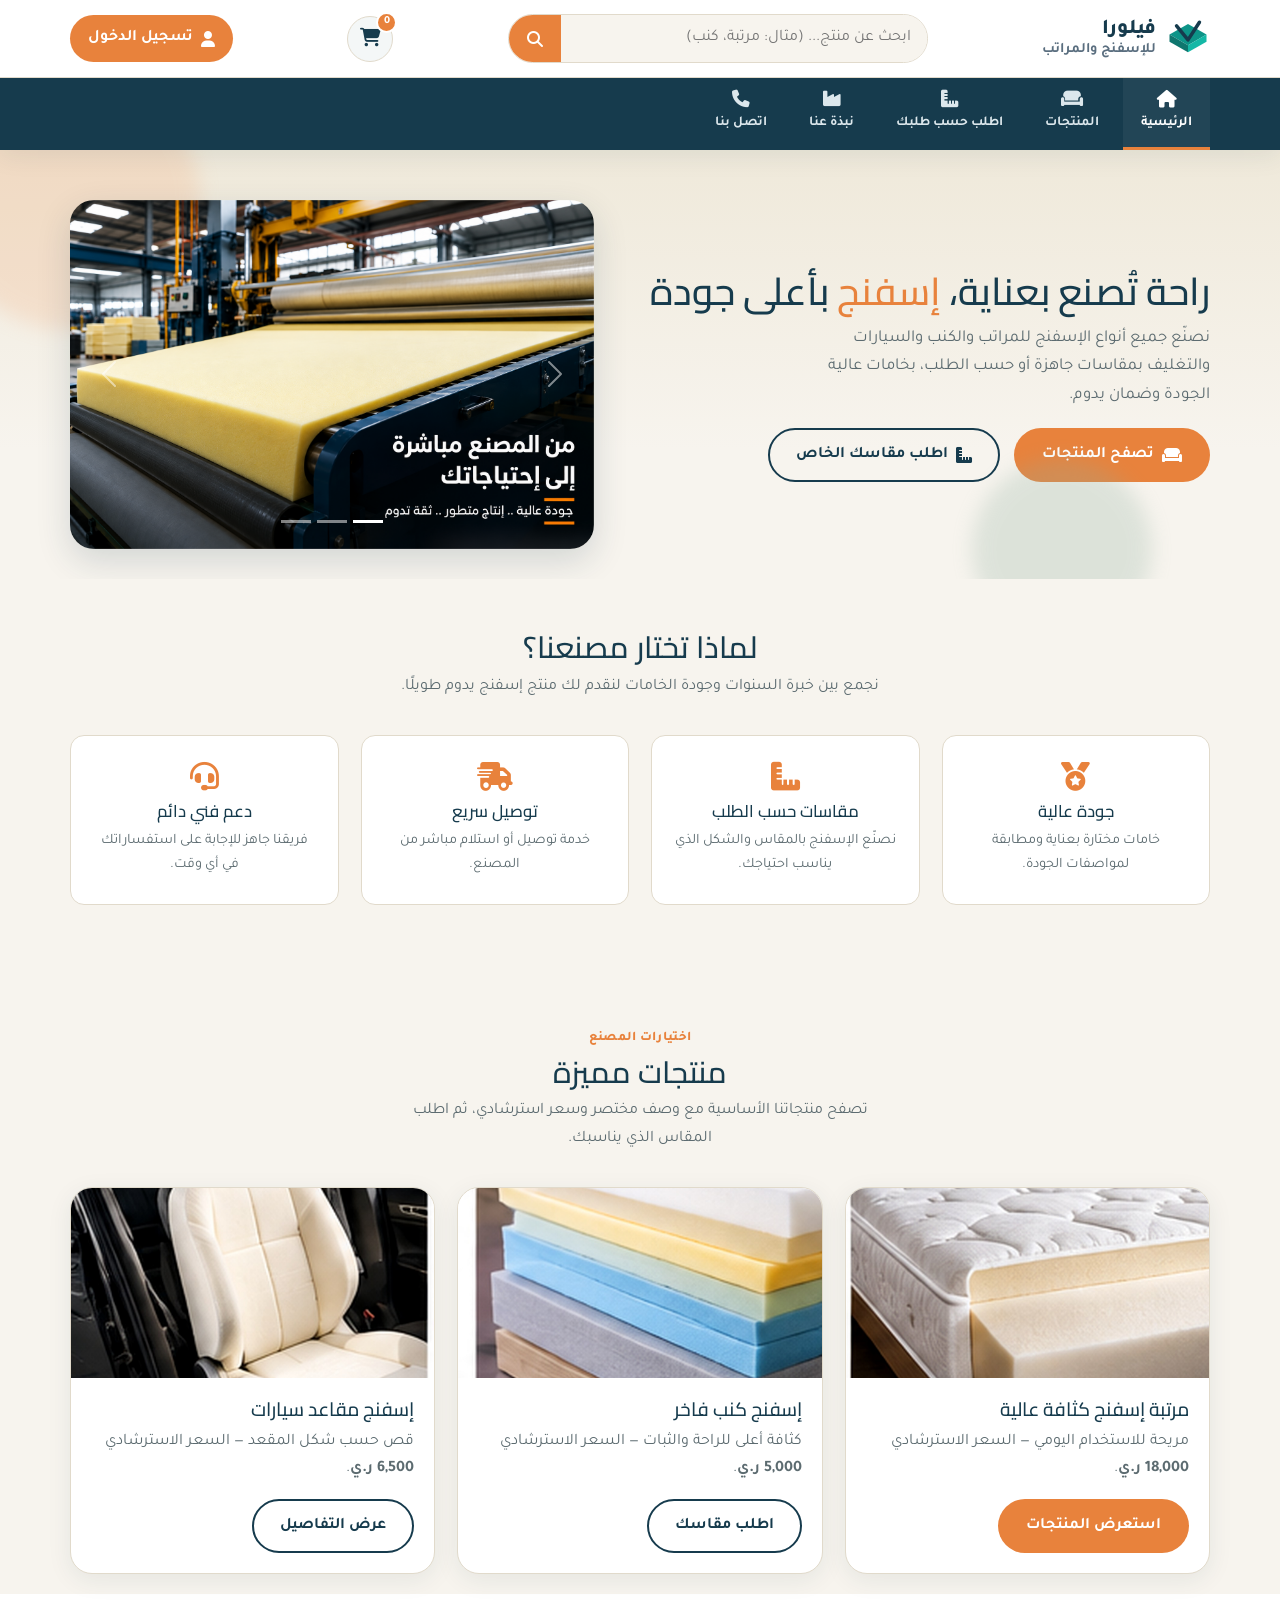
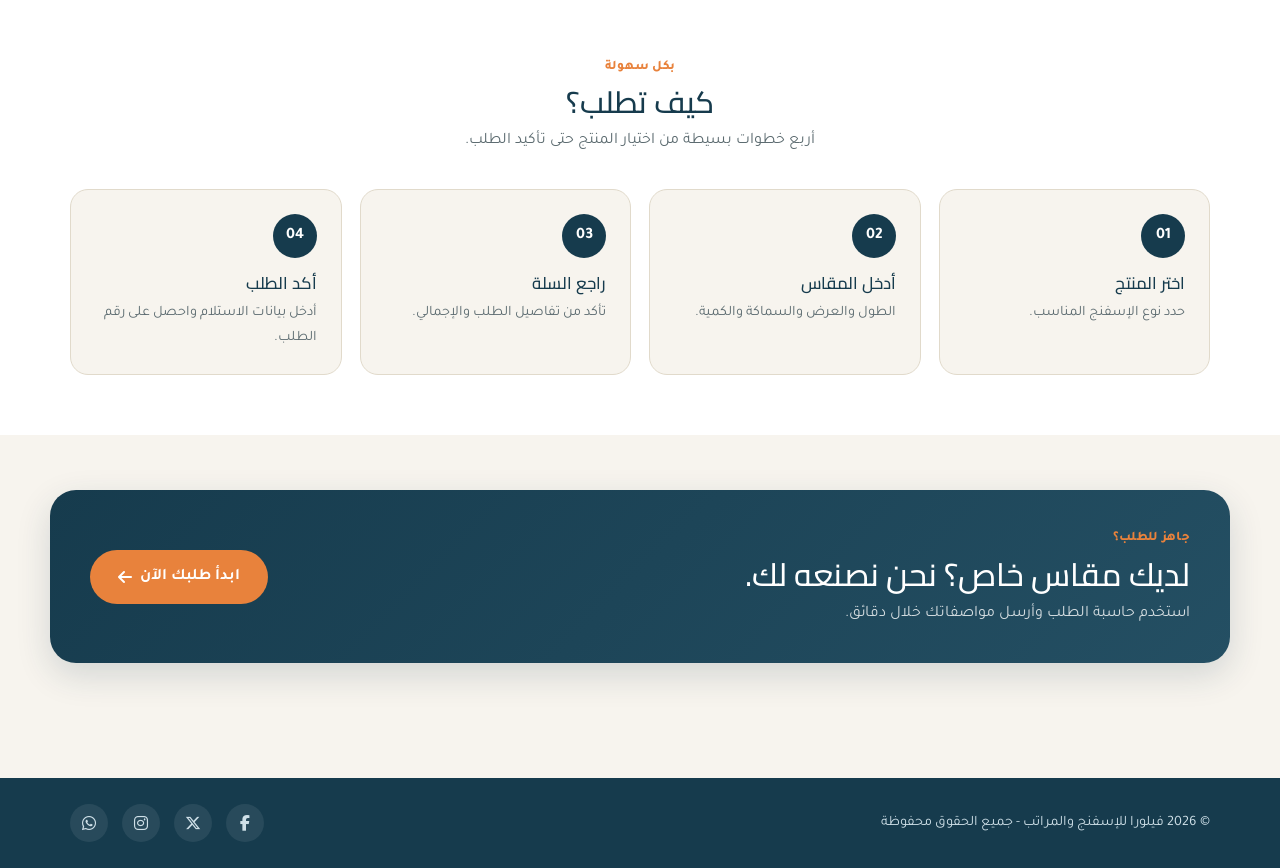
<file: index.html>
<!DOCTYPE html>
<html lang="ar" dir="rtl">
<head>
<meta charset="UTF-8">
<meta name="viewport" content="width=device-width, initial-scale=1.0">
<title>فيلورا للإسفنج والمراتب | الرئيسية</title> <!-- << عدّل اسم المصنع في العنوان -->
<meta name="description" content="مصنع متخصص في تصنيع الإسفنج بجميع أنواعه ومقاساته"> <!-- << عدّل الوصف -->

<!-- Bootstrap CSS (حسب المتطلبات) -->
<link href="css/bootstrap.min.css" rel="stylesheet">
<!-- Font Awesome للأيقونات (حسب المتطلبات) -->
<link rel="stylesheet" href="https://cdnjs.cloudflare.com/ajax/libs/font-awesome/6.5.2/css/all.min.css">
<!-- ملف التنسيقات الخاص بالموقع -->
<link rel="stylesheet" href="css/style.css">
</head>
<body class="foam-v3">
<!-- <div class="site-notice"><div class="container"><span>✨ إصدار V4 المطوّر</span><span>طلب حسب المقاس • سلة • حسابات • لوحة تحكم</span></div></div> -->

<!-- ============================= الرأس (Header) ============================= -->
<header class="site-header">
  <div class="header-top">
    <div class="container header-top-inner">

      <!-- الشعار + اسم المصنع -->
      <a href="index.html" class="brand" title="فيلورا للإسفنج والمراتب">
    <div class="brand-icon">
        <svg viewBox="0 0 50 42" fill="none" xmlns="http://www.w3.org/2000/svg">
            <path d="M 4 16 L 25 4 L 46 16 L 25 28 Z" fill="#0D9488"/>
            <path d="M 4 16 L 25 28 L 25 36 L 4 24 Z" fill="#0F766E"/>
            <path d="M 46 16 L 25 28 L 25 36 L 46 24 Z" fill="#14B8A6"/>
            <path d="M 12 6 L 25 22 L 38 2" stroke="#163B4D" stroke-width="4" stroke-linecap="round" stroke-linejoin="round"/>
        </svg>
    </div>
    <div class="brand-text">
        <span class="brand-title">فيلورا</span>
        <span class="brand-subtitle">للإسفنج والمراتب</span>
    </div>
</a>

      <!-- خانة البحث -->
      <form class="search-form" role="search" onsubmit="return false;">
        <input type="search" class="search-input" placeholder="ابحث عن منتج... (مثال: مرتبة، كنب)">
        <button type="submit" class="search-btn"><i class="fa-solid fa-magnifying-glass"></i></button>
      </form>

      <!-- منطقة تسجيل الدخول / الملف الشخصي -->
      <!-- ================= أيقونة سلة الطلبات =================
     تظهر بين البحث وتسجيل الدخول.
     headerCart: معرف زر السلة الذي يتعامل معه JavaScript.
     headerCartCount: عداد عدد عناصر السلة.
     الرابط ينقل العميل إلى قسم السلة في صفحة الطلب.
========================================================== -->
<a href="order.html#cart"
  class="header-cart"
  id="headerCart"
  title="سلة الطلبات"
  aria-label="سلة الطلبات">
  <i class="fa-solid fa-cart-shopping"></i>
  <span class="header-cart-badge" id="headerCartCount">0</span>
</a>

<div class="auth-area">
        <!-- يظهر هذا الزر إذا لم يكن المستخدم مسجّل دخوله -->
        <a href="login.html" class="btn-login" id="loginBtn">
          <i class="fa-solid fa-user"></i><span>تسجيل الدخول</span>
        </a>
        <!-- الدائرة الشخصية تظهر تلقائيًا بعد تسجيل الدخول (يتحكم بها js/script.js) -->
        <div class="dropdown">
          <div class="profile-circle d-none" id="profileCircle" data-bs-toggle="dropdown" aria-expanded="false">
            <img src="images/user-avatar-default.png" id="profileAvatar" alt="صورة المستخدم"
                onerror="this.src='https://placehold.co/90x90/E8823C/FFFFFF?text=U'">
          </div>
          <ul class="dropdown-menu dropdown-menu-end profile-menu" id="profileMenu">
            <li><h6 class="dropdown-header profile-name-display">مستخدم</h6></li>
            <li><button class="dropdown-item" type="button" data-bs-toggle="modal" data-bs-target="#editProfileModal"><i class="fa-solid fa-pen"></i> تعديل الملف الشخصي</button></li>
            <li><button class="dropdown-item" type="button" data-bs-toggle="modal" data-bs-target="#changePasswordModal"><i class="fa-solid fa-key"></i> تغيير كلمة المرور</button></li>
            <li><hr class="dropdown-divider"></li>
            <li><button class="dropdown-item text-danger" type="button" id="logoutBtn"><i class="fa-solid fa-arrow-right-from-bracket"></i> تسجيل الخروج</button></li>
          </ul>
        </div>
      </div>

    </div>
  </div>

  <!-- شريط أيقونات التنقل بين صفحات الموقع -->
  <nav class="main-nav">
    <div class="container nav-inner">
      <a href="index.html" class="nav-item active"><i class="fa-solid fa-house"></i><span>الرئيسية</span></a>
      <a href="products.html" class="nav-item"><i class="fa-solid fa-couch"></i><span>المنتجات</span></a>
      <a href="order.html" class="nav-item"><i class="fa-solid fa-ruler-combined"></i><span>اطلب حسب طلبك</span></a>
      <a href="about.html" class="nav-item"><i class="fa-solid fa-industry"></i><span>نبذة عنا</span></a>
      <a href="contact.html" class="nav-item"><i class="fa-solid fa-phone"></i><span>اتصل بنا</span></a>
    </div>
  </nav>
</header>

<!-- ============================= قسم الهيرو (صور المنتجات المتحركة) ============================= -->
<section class="hero">
  <div class="container hero-inner">
    <div class="hero-text">
      <h1>راحة تُصنع بعناية، <span class="accent">إسفنج</span> بأعلى جودة</h1> <!-- << عدّل العنوان الرئيسي -->
      <p>نصنّع جميع أنواع الإسفنج للمراتب والكنب والسيارات والتغليف بمقاسات جاهزة أو حسب الطلب، بخامات عالية الجودة وضمان يدوم.</p> <!-- << عدّل النص التعريفي -->
      <div class="hero-actions">
        <a href="products.html" class="btn btn-primary"><i class="fa-solid fa-couch"></i> تصفح المنتجات</a>
        <a href="order.html" class="btn btn-outline"><i class="fa-solid fa-ruler-combined"></i> اطلب مقاسك الخاص</a>
      </div>
    </div>

    <!-- شريط الصور المتحركة الخاص بالمنتجات (Bootstrap Carousel) -->
    <div id="heroCarousel" class="carousel slide hero-carousel" data-bs-ride="carousel">
      <div class="carousel-indicators">
        <button type="button" data-bs-target="#heroCarousel" data-bs-slide-to="0" class="active"></button>
        <button type="button" data-bs-target="#heroCarousel" data-bs-slide-to="1"></button>
        <button type="button" data-bs-target="#heroCarousel" data-bs-slide-to="2"></button>
      </div>
      <div class="carousel-inner">
        <div class="carousel-item active">
          <!-- << استبدل الصورة بصورة منتج حقيقية في images/products/ -->
          <img src="images/products/slide-1.jpg" class="carousel-slide-img" alt="مراتب إسفنج"
               onerror="this.src='https://placehold.co/700x400/E8823C/FFFFFF?text=صورة+مراتب+الإسفنج'">
          <!-- <div class="carousel-caption"><p class="mb-0">مراتب إسفنج بجودة طبية</p></div> -->
        </div>
        <div class="carousel-item">
          <img src="images/products/slide-2.jpg" class="carousel-slide-img" alt="إسفنج كنب"
               onerror="this.src='https://placehold.co/700x400/8FAF9F/FFFFFF?text=صورة+إسفنج+الكنب'">
          <!-- <div class="carousel-caption"><p class="mb-0">إسفنج كنب بجميع الكثافات</p></div> -->
        </div>
        <div class="carousel-item">
          <img src="images/products/slide-3.jpg" class="carousel-slide-img" alt="إسفنج تغليف"
               onerror="this.src='https://placehold.co/700x400/163B4D/FFFFFF?text=صورة+إسفنج+التغليف'">
          <!-- <div class="carousel-caption"><p class="mb-0">حلول تغليف وحماية احترافية</p></div> -->
        </div>
      </div>
      <button class="carousel-control-prev" type="button" data-bs-target="#heroCarousel" data-bs-slide="prev">
        <span class="carousel-control-prev-icon"></span>
      </button>
      <button class="carousel-control-next" type="button" data-bs-target="#heroCarousel" data-bs-slide="next">
        <span class="carousel-control-next-icon"></span>
      </button>
    </div>
  </div>
</section>

<!-- ============================= مزايا سريعة ============================= -->
<section class="features">
  <div class="container">
    <div class="section-title">
      <h2>لماذا تختار مصنعنا؟</h2>
      <p>نجمع بين خبرة السنوات وجودة الخامات لنقدم لك منتج إسفنج يدوم طويلًا.</p> <!-- << عدّل حسب مزايا مصنعك -->
    </div>
    <div class="features-grid">
      <div class="feature-card">
        <i class="fa-solid fa-medal"></i>
        <h3>جودة عالية</h3>
        <p>خامات مختارة بعناية ومطابقة لمواصفات الجودة.</p>
      </div>
      <div class="feature-card">
        <i class="fa-solid fa-ruler-combined"></i>
        <h3>مقاسات حسب الطلب</h3>
        <p>نصنّع الإسفنج بالمقاس والشكل الذي يناسب احتياجك.</p>
      </div>
      <div class="feature-card">
        <i class="fa-solid fa-truck-fast"></i>
        <h3>توصيل سريع</h3>
        <p>خدمة توصيل أو استلام مباشر من المصنع.</p>
      </div>
      <div class="feature-card">
        <i class="fa-solid fa-headset"></i>
        <h3>دعم فني دائم</h3>
        <p>فريقنا جاهز للإجابة على استفساراتك في أي وقت.</p>
      </div>
    </div>
  </div>
</section>

<!-- ============================= المنتجات المميزة ============================= -->
<section class="featured-home">
  <div class="container">
    <div class="section-title"><span class="eyebrow">اختيارات المصنع</span><h2>منتجات مميزة</h2><p>تصفح منتجاتنا الأساسية مع وصف مختصر وسعر استرشادي، ثم اطلب المقاس الذي يناسبك.</p></div>
    <div class="home-product-grid">
      <article class="home-product"><img src="images/products/mattress-1.png" alt="مرتبة إسفنج كثافة عالية"><div><h3>مرتبة إسفنج كثافة عالية</h3><p>مريحة للاستخدام اليومي — السعر الاسترشادي <b>18,000 ر.ي</b>.</p><a href="products.html" class="btn btn-primary">استعرض المنتجات</a></div></article>
      <article class="home-product"><img src="images/products/sofa-2.png" alt="إسفنج كنب فاخر"><div><h3>إسفنج كنب فاخر</h3><p>كثافة أعلى للراحة والثبات — السعر الاسترشادي <b>5,000 ر.ي</b>.</p><a href="order.html" class="btn btn-outline">اطلب مقاسك</a></div></article>
      <article class="home-product"><img src="images/products/car-1.png" alt="إسفنج مقاعد سيارات"><div><h3>إسفنج مقاعد سيارات</h3><p>قص حسب شكل المقعد — السعر الاسترشادي <b>6,500 ر.ي</b>.</p><a href="products.html" class="btn btn-outline">عرض التفاصيل</a></div></article>
    </div>
  </div>
</section>
<section class="how-home">
  <div class="container"><div class="section-title"><span class="eyebrow">بكل سهولة</span><h2>كيف تطلب؟</h2><p>أربع خطوات بسيطة من اختيار المنتج حتى تأكيد الطلب.</p></div>
  <div class="steps-grid"><div class="step-card"><b>01</b><h3>اختر المنتج</h3><p>حدد نوع الإسفنج المناسب.</p></div><div class="step-card"><b>02</b><h3>أدخل المقاس</h3><p>الطول والعرض والسماكة والكمية.</p></div><div class="step-card"><b>03</b><h3>راجع السلة</h3><p>تأكد من تفاصيل الطلب والإجمالي.</p></div><div class="step-card"><b>04</b><h3>أكد الطلب</h3><p>أدخل بيانات الاستلام واحصل على رقم الطلب.</p></div></div></div>
</section>
<section class="home-cta"><div class="container"><div><span class="eyebrow">جاهز للطلب؟</span><h2>لديك مقاس خاص؟ نحن نصنعه لك.</h2><p>استخدم حاسبة الطلب وأرسل مواصفاتك خلال دقائق.</p></div><a href="order.html" class="btn btn-primary">ابدأ طلبك الآن <i class="fa-solid fa-arrow-left"></i></a></div></section>

<!-- ============================= التذييل (Footer) ============================= -->
<footer class="site-footer">
  <div class="container footer-inner">
    <p>© <span id="yearNow">2026</span> فيلورا للإسفنج والمراتب - جميع الحقوق محفوظة</p> <!-- << عدّل اسم المصنع -->
    <div class="footer-social">
      <a href="#" title="فيسبوك"><i class="fa-brands fa-facebook-f"></i></a>
      <a href="#" title="X"><i class="fa-brands fa-x-twitter"></i></a>
      <a href="#" title="انستغرام"><i class="fa-brands fa-instagram"></i></a>
      <a href="https://wa.me/967784702558" target="_blank"><i class="fa-brands fa-whatsapp"></i></a>
    </div>
  </div>
</footer>

<!-- ======================= نافذة تعديل الملف الشخصي ======================= -->
<div class="modal fade" id="editProfileModal" tabindex="-1">
  <div class="modal-dialog modal-dialog-centered">
    <div class="modal-content">
      <div class="modal-header">
        <h5 class="modal-title"><i class="fa-solid fa-pen"></i> تعديل الملف الشخصي</h5>
        <button type="button" class="btn-close" data-bs-dismiss="modal"></button>
      </div>
      <form id="editProfileForm">
        <div class="modal-body">
          <div class="text-center mb-3">
            <img id="editAvatarPreview" src="images/user-avatar-default.png" alt="صورة الملف الشخصي"
                 style="width:90px;height:90px;border-radius:50%;object-fit:cover;border:2px solid var(--color-accent);"
                 onerror="this.src='https://placehold.co/90x90/E8823C/FFFFFF?text=U'">
            <div class="mt-2">
              <label class="btn btn-outline btn-sm" style="cursor:pointer;">
                تغيير الصورة <input type="file" id="editAvatarInput" accept="image/*" hidden>
              </label>
            </div>
          </div>
          <div class="form-group">
            <label>الاسم</label>
            <input type="text" class="form-control" id="editName" placeholder="اكتب اسمك" required>
          </div>
          <div class="form-group">
            <label>اسم المستخدم</label>
            <input type="text" class="form-control" id="editUsername" placeholder="اسم المستخدم" required>
          </div>
        </div>
        <div class="modal-footer">
          <button type="submit" class="btn btn-primary btn-block">حفظ التعديلات</button>
        </div>
      </form>
    </div>
  </div>
</div>

<!-- ======================= نافذة تغيير كلمة المرور (برمز تحقق بالبريد) ======================= -->
<div class="modal fade" id="changePasswordModal" tabindex="-1">
  <div class="modal-dialog modal-dialog-centered">
    <div class="modal-content">
      <div class="modal-header">
        <h5 class="modal-title"><i class="fa-solid fa-key"></i> تغيير كلمة المرور</h5>
        <button type="button" class="btn-close" data-bs-dismiss="modal"></button>
      </div>
      <div class="modal-body">
        <div class="step-badge">
          <span class="active" data-step="1">١. طلب الرمز</span>
          <span data-step="2">٢. التحقق والتغيير</span>
        </div>

        <!-- الخطوة الأولى: إرسال رمز التحقق -->
        <div class="step-pane active" data-step="1">
          <p>سيتم إرسال رمز تحقق مكوّن من 4 أرقام إلى بريدك الإلكتروني المسجل: <b id="pwdEmailDisplay">example@mail.com</b></p>
          <button type="button" id="sendCodeBtn" class="btn btn-primary btn-block">إرسال رمز التحقق</button>
        </div>

        <!-- الخطوة الثانية: إدخال الرمز وكلمة المرور الجديدة -->
        <div class="step-pane" data-step="2">
          <form id="verifyCodeForm">
            <div class="form-group">
              <label>رمز التحقق</label>
              <input type="text" class="form-control" id="codeInput" maxlength="4" placeholder="ادخل الرمز المكوّن من 4 أرقام" required>
              <div class="field-error" id="codeError"></div>
            </div>
            <div class="form-group">
              <label>كلمة المرور الجديدة</label>
              <input type="password" class="form-control" id="newPasswordInput" placeholder="8 خانات على الأقل" required>
            </div>
            <div class="form-group">
              <label>تأكيد كلمة المرور</label>
              <input type="password" class="form-control" id="confirmPasswordInput" required>
              <div class="field-error" id="passError"></div>
            </div>
            <button type="submit" class="btn btn-primary btn-block">تغيير كلمة المرور</button>
            <button type="button" id="resendCodeBtn" class="btn btn-outline btn-block mt-2">إعادة إرسال الرمز</button>
          </form>
        </div>
      </div>
    </div>
  </div>
</div>

<!-- Bootstrap JS Bundle (حسب المتطلبات) -->
<script src="js/bootstrap.bundle.min.js"></script>
<!-- jQuery (حسب المتطلبات) -->
<script src="js/jquery-3.7.1.min.js"></script>
<!-- ملف الجافاسكربت الخاص بالموقع -->
<script src="js/script.js"></script>
<script>document.getElementById('yearNow').textContent = new Date().getFullYear();</script>
</body>
</html>
</file>
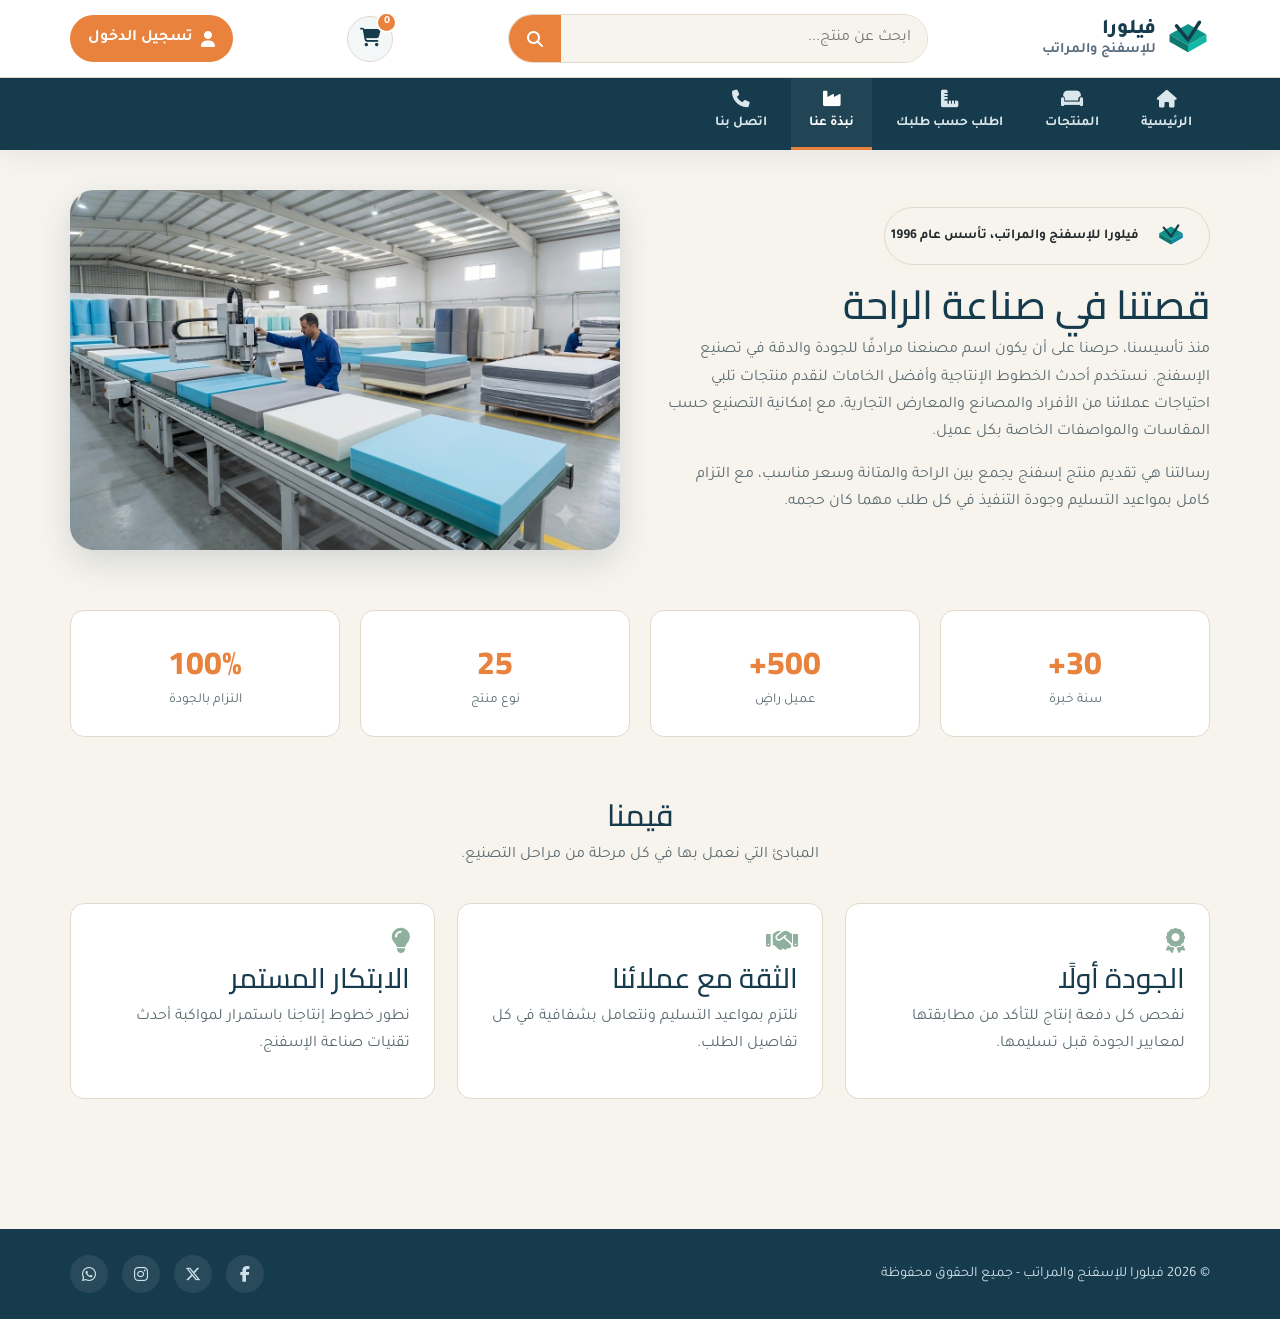
<file: about.html>
<!DOCTYPE html>
<html lang="ar" dir="rtl">
<head>
<meta charset="UTF-8">
<meta name="viewport" content="width=device-width, initial-scale=1.0">
<title>فيلورا للإسفنج والمراتب | نبذة عنا</title>
<link href="css/bootstrap.min.css" rel="stylesheet">
<link rel="stylesheet" href="https://cdnjs.cloudflare.com/ajax/libs/font-awesome/6.5.2/css/all.min.css">
<link rel="stylesheet" href="css/style.css">
</head>
<body class="foam-v3">

<header class="site-header">
  <div class="header-top">
    <div class="container header-top-inner">
      <a href="index.html" class="brand" title="فيلورا للإسفنج والمراتب">
    <div class="brand-icon">
        <svg viewBox="0 0 50 42" fill="none" xmlns="http://www.w3.org/2000/svg">
            <path d="M 4 16 L 25 4 L 46 16 L 25 28 Z" fill="#0D9488"/>
            <path d="M 4 16 L 25 28 L 25 36 L 4 24 Z" fill="#0F766E"/>
            <path d="M 46 16 L 25 28 L 25 36 L 46 24 Z" fill="#14B8A6"/>
            <path d="M 12 6 L 25 22 L 38 2" stroke="#163B4D" stroke-width="4" stroke-linecap="round" stroke-linejoin="round"/>
        </svg>
    </div>
    <div class="brand-text">
        <span class="brand-title">فيلورا</span>
        <span class="brand-subtitle">للإسفنج والمراتب</span>
    </div>
</a>
      <form class="search-form" role="search" onsubmit="return false;">
        <input type="search" class="search-input" placeholder="ابحث عن منتج...">
        <button type="submit" class="search-btn"><i class="fa-solid fa-magnifying-glass"></i></button>
      </form>
      <!-- ================= أيقونة سلة الطلبات =================
     تظهر بين البحث وتسجيل الدخول.
     headerCart: معرف زر السلة الذي يتعامل معه JavaScript.
     headerCartCount: عداد عدد عناصر السلة.
     الرابط ينقل العميل إلى قسم السلة في صفحة الطلب.
========================================================== -->
<a href="order.html#cart"
   class="header-cart"
   id="headerCart"
   title="سلة الطلبات"
   aria-label="سلة الطلبات">
  <i class="fa-solid fa-cart-shopping"></i>
  <span class="header-cart-badge" id="headerCartCount">0</span>
</a>

<div class="auth-area">
        <a href="login.html" class="btn-login" id="loginBtn"><i class="fa-solid fa-user"></i><span>تسجيل الدخول</span></a>
        <div class="dropdown">
          <div class="profile-circle d-none" id="profileCircle" data-bs-toggle="dropdown" aria-expanded="false">
            <img src="images/user-avatar-default.png" id="profileAvatar" alt="صورة المستخدم" onerror="this.src='https://placehold.co/90x90/E8823C/FFFFFF?text=U'">
          </div>
          <ul class="dropdown-menu dropdown-menu-end profile-menu" id="profileMenu">
            <li><h6 class="dropdown-header profile-name-display">مستخدم</h6></li>
            <li><button class="dropdown-item" type="button" data-bs-toggle="modal" data-bs-target="#editProfileModal"><i class="fa-solid fa-pen"></i> تعديل الملف الشخصي</button></li>
            <li><button class="dropdown-item" type="button" data-bs-toggle="modal" data-bs-target="#changePasswordModal"><i class="fa-solid fa-key"></i> تغيير كلمة المرور</button></li>
            <li><hr class="dropdown-divider"></li>
            <li><button class="dropdown-item text-danger" type="button" id="logoutBtn"><i class="fa-solid fa-arrow-right-from-bracket"></i> تسجيل الخروج</button></li>
          </ul>
        </div>
      </div>
    </div>
  </div>
  <nav class="main-nav">
    <div class="container nav-inner">
      <a href="index.html" class="nav-item"><i class="fa-solid fa-house"></i><span>الرئيسية</span></a>
      <a href="products.html" class="nav-item"><i class="fa-solid fa-couch"></i><span>المنتجات</span></a>
      <a href="order.html" class="nav-item"><i class="fa-solid fa-ruler-combined"></i><span>اطلب حسب طلبك</span></a>
      <a href="about.html" class="nav-item active"><i class="fa-solid fa-industry"></i><span>نبذة عنا</span></a>
      <a href="contact.html" class="nav-item"><i class="fa-solid fa-phone"></i><span>اتصل بنا</span></a>
    </div>
  </nav>
</header>

<!-- ============================= محتوى صفحة نبذة عني ============================= -->
<main class="about-page">
  <div class="container">

    <div class="about-hero">
      <div class="about-hero-text">
        <!-- شارة تحتوي على شعار المصنع -->
        <div class="about-logo-badge">
    <div class="brand-icon">
        <svg viewBox="0 0 50 42" fill="none" xmlns="http://www.w3.org/2000/svg">
            <path d="M 4 16 L 25 4 L 46 16 L 25 28 Z" fill="#0D9488"/>
            <path d="M 4 16 L 25 28 L 25 36 L 4 24 Z" fill="#0F766E"/>
            <path d="M 46 16 L 25 28 L 25 36 L 46 24 Z" fill="#1488A6"/>
            <path d="M 12 6 L 25 22 L 38 2" stroke="#163B4D" stroke-width="4" stroke-linecap="round" stroke-linejoin="round"/>
        </svg>
    </div>
    <span>فيلورا للإسفنج والمراتب، تأسس عام 1996</span>
</div>
        <h1>قصتنا في صناعة الراحة</h1> <!-- << عدّل العنوان -->
        <p>
          منذ تأسيسنا، حرصنا على أن يكون اسم مصنعنا مرادفًا للجودة والدقة في تصنيع الإسفنج.
          نستخدم أحدث الخطوط الإنتاجية وأفضل الخامات لنقدم منتجات تلبي احتياجات عملائنا من
          الأفراد والمصانع والمعارض التجارية، مع إمكانية التصنيع حسب المقاسات والمواصفات الخاصة بكل عميل.
        </p> <!-- << استبدل هذا النص بقصة مصنعك الحقيقية -->
        <p>
          رسالتنا هي تقديم منتج إسفنج يجمع بين الراحة والمتانة وسعر مناسب، مع التزام كامل
          بمواعيد التسليم وجودة التنفيذ في كل طلب مهما كان حجمه.
        </p>
      </div>

      <div class="factory-photo">
        <!-- << ضع هنا صورة حقيقية وواضحة للمصنع (خط الإنتاج، الواجهة، أو فريق العمل) -->
        <img src="images/222.png" alt="صورة المصنع"
             onerror="this.src='https://placehold.co/700x500/8FAF9F/163B4D?text=صورة+المصنع'">
      </div>
    </div>

    <!-- إحصائيات سريعة عن المصنع -->
    <div class="about-stats">
      <div class="stat-card"><div class="num">30+</div><div class="lbl">سنة خبرة</div></div> <!-- << عدّل الأرقام -->
      <div class="stat-card"><div class="num">500+</div><div class="lbl">عميل راضٍ</div></div>
      <div class="stat-card"><div class="num">25</div><div class="lbl">نوع منتج</div></div>
      <div class="stat-card"><div class="num">100%</div><div class="lbl">التزام بالجودة</div></div>
    </div>

    <div class="section-title">
      <h2>قيمنا</h2>
      <p>المبادئ التي نعمل بها في كل مرحلة من مراحل التصنيع.</p>
    </div>
    <div class="about-values">
      <div class="value-card">
        <i class="fa-solid fa-award"></i>
        <h3>الجودة أولًا</h3>
        <p>نفحص كل دفعة إنتاج للتأكد من مطابقتها لمعايير الجودة قبل تسليمها.</p>
      </div>
      <div class="value-card">
        <i class="fa-solid fa-handshake"></i>
        <h3>الثقة مع عملائنا</h3>
        <p>نلتزم بمواعيد التسليم ونتعامل بشفافية في كل تفاصيل الطلب.</p>
      </div>
      <div class="value-card">
        <i class="fa-solid fa-lightbulb"></i>
        <h3>الابتكار المستمر</h3>
        <p>نطور خطوط إنتاجنا باستمرار لمواكبة أحدث تقنيات صناعة الإسفنج.</p>
      </div>
    </div>

  </div>
</main>

<footer class="site-footer">
  <div class="container footer-inner">
    <p>© <span id="yearNow">2026</span> فيلورا للإسفنج والمراتب - جميع الحقوق محفوظة</p>
    <div class="footer-social">
      <a href="#"><i class="fa-brands fa-facebook-f"></i></a>
      <a href="#"><i class="fa-brands fa-x-twitter"></i></a>
      <a href="#"><i class="fa-brands fa-instagram"></i></a>
      <a href="https://wa.me/967784702558" target="_blank"><i class="fa-brands fa-whatsapp"></i></a>
    </div>
  </div>
</footer>

<div class="modal fade" id="editProfileModal" tabindex="-1">
  <div class="modal-dialog modal-dialog-centered">
    <div class="modal-content">
      <div class="modal-header"><h5 class="modal-title"><i class="fa-solid fa-pen"></i> تعديل الملف الشخصي</h5><button type="button" class="btn-close" data-bs-dismiss="modal"></button></div>
      <form id="editProfileForm">
        <div class="modal-body">
          <div class="text-center mb-3">
            <img id="editAvatarPreview" src="images/user-avatar-default.png" alt="صورة الملف الشخصي" style="width:90px;height:90px;border-radius:50%;object-fit:cover;border:2px solid var(--color-accent);" onerror="this.src='https://placehold.co/90x90/E8823C/FFFFFF?text=U'">
            <div class="mt-2"><label class="btn btn-outline btn-sm" style="cursor:pointer;">تغيير الصورة <input type="file" id="editAvatarInput" accept="image/*" hidden></label></div>
          </div>
          <div class="form-group"><label>الاسم</label><input type="text" class="form-control" id="editName" required></div>
          <div class="form-group"><label>اسم المستخدم</label><input type="text" class="form-control" id="editUsername" required></div>
        </div>
        <div class="modal-footer"><button type="submit" class="btn btn-primary btn-block">حفظ التعديلات</button></div>
      </form>
    </div>
  </div>
</div>

<div class="modal fade" id="changePasswordModal" tabindex="-1">
  <div class="modal-dialog modal-dialog-centered">
    <div class="modal-content">
      <div class="modal-header"><h5 class="modal-title"><i class="fa-solid fa-key"></i> تغيير كلمة المرور</h5><button type="button" class="btn-close" data-bs-dismiss="modal"></button></div>
      <div class="modal-body">
        <div class="step-badge"><span class="active" data-step="1">١. طلب الرمز</span><span data-step="2">٢. التحقق والتغيير</span></div>
        <div class="step-pane active" data-step="1">
          <p>سيتم إرسال رمز تحقق إلى بريدك الإلكتروني المسجل: <b id="pwdEmailDisplay">example@mail.com</b></p>
          <button type="button" id="sendCodeBtn" class="btn btn-primary btn-block">إرسال رمز التحقق</button>
        </div>
        <div class="step-pane" data-step="2">
          <form id="verifyCodeForm">
            <div class="form-group"><label>رمز التحقق</label><input type="text" class="form-control" id="codeInput" maxlength="4" required><div class="field-error" id="codeError"></div></div>
            <div class="form-group"><label>كلمة المرور الجديدة</label><input type="password" class="form-control" id="newPasswordInput" required></div>
            <div class="form-group"><label>تأكيد كلمة المرور</label><input type="password" class="form-control" id="confirmPasswordInput" required><div class="field-error" id="passError"></div></div>
            <button type="submit" class="btn btn-primary btn-block">تغيير كلمة المرور</button>
            <button type="button" id="resendCodeBtn" class="btn btn-outline btn-block mt-2">إعادة إرسال الرمز</button>
          </form>
        </div>
      </div>
    </div>
  </div>
</div>

<script src="js/bootstrap.bundle.min.js"></script>
<script src="js/jquery-3.7.1.min.js"></script>
<script src="js/script.js"></script>
<script>document.getElementById('yearNow').textContent = new Date().getFullYear();</script>
</body>
</html>
</file>
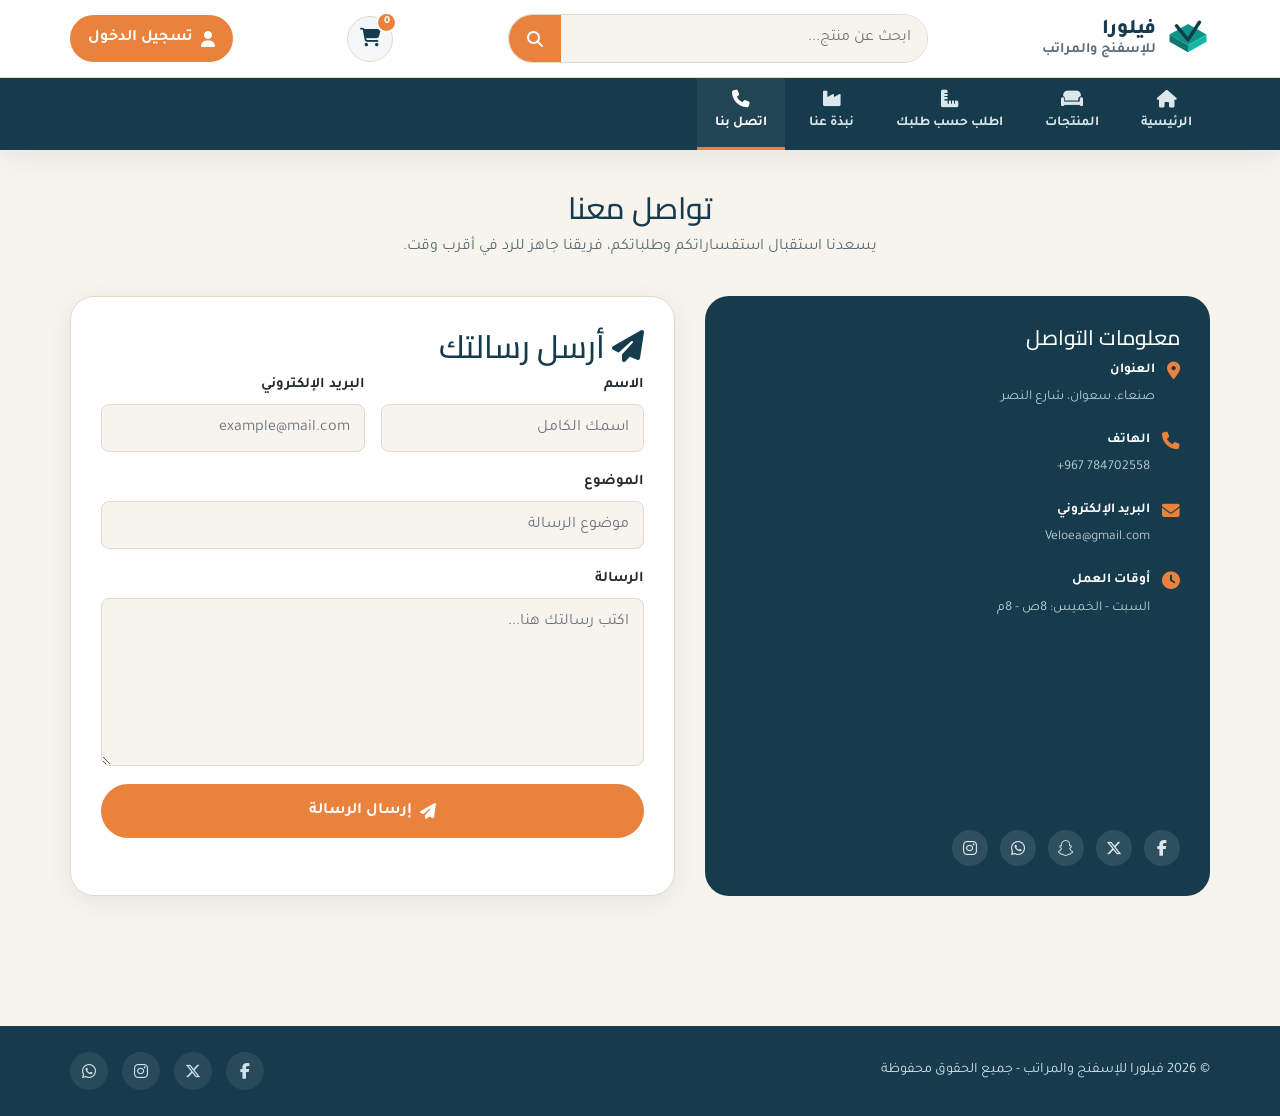
<file: contact.html>
<!DOCTYPE html>
<html lang="ar" dir="rtl">
<head>
<meta charset="UTF-8">
<meta name="viewport" content="width=device-width, initial-scale=1.0">
<title>فيلورا للإسفنج والمراتب | اتصل بنا</title>
<link href="css/bootstrap.min.css" rel="stylesheet">
<link rel="stylesheet" href="https://cdnjs.cloudflare.com/ajax/libs/font-awesome/6.5.2/css/all.min.css">
<link rel="stylesheet" href="css/style.css">
</head>
<body class="foam-v3">

<header class="site-header">
  <div class="header-top">
    <div class="container header-top-inner">
      <a href="index.html" class="brand" title="فيلورا للإسفنج والمراتب">
    <div class="brand-icon">
        <svg viewBox="0 0 50 42" fill="none" xmlns="http://www.w3.org/2000/svg">
            <path d="M 4 16 L 25 4 L 46 16 L 25 28 Z" fill="#0D9488"/>
            <path d="M 4 16 L 25 28 L 25 36 L 4 24 Z" fill="#0F766E"/>
            <path d="M 46 16 L 25 28 L 25 36 L 46 24 Z" fill="#14B8A6"/>
            <path d="M 12 6 L 25 22 L 38 2" stroke="#163B4D" stroke-width="4" stroke-linecap="round" stroke-linejoin="round"/>
        </svg>
    </div>
    <div class="brand-text">
        <span class="brand-title">فيلورا</span>
        <span class="brand-subtitle">للإسفنج والمراتب</span>
    </div>
</a>
      <form class="search-form" role="search" onsubmit="return false;">
        <input type="search" class="search-input" placeholder="ابحث عن منتج...">
        <button type="submit" class="search-btn"><i class="fa-solid fa-magnifying-glass"></i></button>
      </form>
      <!-- ================= أيقونة سلة الطلبات =================
     تظهر بين البحث وتسجيل الدخول.
     headerCart: معرف زر السلة الذي يتعامل معه JavaScript.
     headerCartCount: عداد عدد عناصر السلة.
     الرابط ينقل العميل إلى قسم السلة في صفحة الطلب.
========================================================== -->
<a href="order.html#cart"
   class="header-cart"
   id="headerCart"
   title="سلة الطلبات"
   aria-label="سلة الطلبات">
  <i class="fa-solid fa-cart-shopping"></i>
  <span class="header-cart-badge" id="headerCartCount">0</span>
</a>

<div class="auth-area">
        <a href="login.html" class="btn-login" id="loginBtn"><i class="fa-solid fa-user"></i><span>تسجيل الدخول</span></a>
        <div class="dropdown">
          <div class="profile-circle d-none" id="profileCircle" data-bs-toggle="dropdown" aria-expanded="false">
            <img src="images/user-avatar-default.png" id="profileAvatar" alt="صورة المستخدم" onerror="this.src='https://placehold.co/90x90/E8823C/FFFFFF?text=U'">
          </div>
          <ul class="dropdown-menu dropdown-menu-end profile-menu" id="profileMenu">
            <li><h6 class="dropdown-header profile-name-display">مستخدم</h6></li>
            <li><button class="dropdown-item" type="button" data-bs-toggle="modal" data-bs-target="#editProfileModal"><i class="fa-solid fa-pen"></i> تعديل الملف الشخصي</button></li>
            <li><button class="dropdown-item" type="button" data-bs-toggle="modal" data-bs-target="#changePasswordModal"><i class="fa-solid fa-key"></i> تغيير كلمة المرور</button></li>
            <li><hr class="dropdown-divider"></li>
            <li><button class="dropdown-item text-danger" type="button" id="logoutBtn"><i class="fa-solid fa-arrow-right-from-bracket"></i> تسجيل الخروج</button></li>
          </ul>
        </div>
      </div>
    </div>
  </div>
  <nav class="main-nav">
    <div class="container nav-inner">
      <a href="index.html" class="nav-item"><i class="fa-solid fa-house"></i><span>الرئيسية</span></a>
      <a href="products.html" class="nav-item"><i class="fa-solid fa-couch"></i><span>المنتجات</span></a>
      <a href="order.html" class="nav-item"><i class="fa-solid fa-ruler-combined"></i><span>اطلب حسب طلبك</span></a>
      <a href="about.html" class="nav-item"><i class="fa-solid fa-industry"></i><span>نبذة عنا</span></a>
      <a href="contact.html" class="nav-item active"><i class="fa-solid fa-phone"></i><span>اتصل بنا</span></a>
    </div>
  </nav>
</header>

<!-- ============================= محتوى صفحة اتصل بنا ============================= -->
<main class="contact-page">
  <div class="container">
    <div class="section-title">
      <h2>تواصل معنا</h2>
      <p>يسعدنا استقبال استفساراتكم وطلباتكم، فريقنا جاهز للرد في أقرب وقت.</p>
    </div>

    <div class="contact-layout">
      <!-- ============ بطاقة معلومات التواصل ============ -->
      <div class="contact-info-card">
        <div>
          <h2>معلومات التواصل</h2>
          <div class="contact-info-item">
            <i class="fa-solid fa-location-dot"></i>
            <div><b>العنوان</b><span>صنعاء، سعوان، شارع النصر</span></div> <!-- << ضع عنوان المصنع الحقيقي -->
          </div>
          <div class="contact-info-item">
            <i class="fa-solid fa-phone"></i>
            <div><b>الهاتف</b><span dir="ltr">+967 784702558</span></div> <!-- << ضع رقم الهاتف الحقيقي -->
          </div>
          <div class="contact-info-item">
            <i class="fa-solid fa-envelope"></i>
            <div><b>البريد الإلكتروني</b><span>Veloea@gmail.com</span></div> <!-- << ضع البريد الإلكتروني الحقيقي -->
          </div>
          <div class="contact-info-item">
            <i class="fa-solid fa-clock"></i>
            <div><b>أوقات العمل</b><span>السبت - الخميس: 8ص - 8م</span></div> <!-- << عدّل أوقات العمل -->
          </div>

          <!-- << ضع رابط خرائط جوجل الحقيقي لموقع المصنع داخل src -->
          <div class="map-frame">
            <iframe src="https://maps.google.com/maps?q=15.386354,44.230868&z=16&output=embed" loading="lazy" title="موقع المصنع على الخريطة" width="100%" height="220" style="border:0;"></iframe>
          </div>
        </div>

        <!-- أيقونات التواصل الاجتماعي -->
        <div class="contact-social">
          <a href="#" title="فيسبوك"><i class="fa-brands fa-facebook-f"></i></a>
          <a href="#" title="X"><i class="fa-brands fa-x-twitter"></i></a>
          <a href="#" title="سناب شات"><i class="fa-brands fa-snapchat"></i></a>
          <a href="https://wa.me/967784702558" target="_blank"><i class="fa-brands fa-whatsapp"></i></a>
          <a href="#" title="انستغرام"><i class="fa-brands fa-instagram"></i></a>
        </div>
      </div>

      <!-- ============ نموذج التواصل ============ -->
      <div class="contact-form-card">
        <h2><i class="fa-solid fa-paper-plane"></i> أرسل رسالتك</h2>
        <form id="contactForm">
          <div class="form-row-2">
            <div class="form-group">
              <label>الاسم</label>
              <input type="text" class="form-control" id="contactName" placeholder="اسمك الكامل" required>
            </div>
            <div class="form-group">
              <label>البريد الإلكتروني</label>
              <input type="email" class="form-control" id="contactEmail" placeholder="example@mail.com" required>
            </div>
          </div>
          <div class="form-group">
            <label>الموضوع</label>
            <input type="text" class="form-control" id="contactSubject" placeholder="موضوع الرسالة" required>
          </div>
          <div class="form-group">
            <label>الرسالة</label>
            <textarea class="form-control" id="contactMessage" rows="6" placeholder="اكتب رسالتك هنا..." required></textarea>
          </div>
          <div id="contactFeedback" class="form-feedback"></div>
          <button type="submit" class="btn btn-primary btn-block"><i class="fa-solid fa-paper-plane"></i> إرسال الرسالة</button>
        </form>
      </div>
    </div>
  </div>
</main>

<footer class="site-footer">
  <div class="container footer-inner">
    <p>© <span id="yearNow">2026</span> فيلورا للإسفنج والمراتب - جميع الحقوق محفوظة</p>
    <div class="footer-social">
      <a href="#"><i class="fa-brands fa-facebook-f"></i></a>
      <a href="#"><i class="fa-brands fa-x-twitter"></i></a>
      <a href="#"><i class="fa-brands fa-instagram"></i></a>
      <a href="#"><i class="fa-brands fa-whatsapp"></i></a>
    </div>
  </div>
</footer>

<div class="modal fade" id="editProfileModal" tabindex="-1">
  <div class="modal-dialog modal-dialog-centered">
    <div class="modal-content">
      <div class="modal-header"><h5 class="modal-title"><i class="fa-solid fa-pen"></i> تعديل الملف الشخصي</h5><button type="button" class="btn-close" data-bs-dismiss="modal"></button></div>
      <form id="editProfileForm">
        <div class="modal-body">
          <div class="text-center mb-3">
            <img id="editAvatarPreview" src="images/user-avatar-default.png" alt="صورة الملف الشخصي" style="width:90px;height:90px;border-radius:50%;object-fit:cover;border:2px solid var(--color-accent);" onerror="this.src='https://placehold.co/90x90/E8823C/FFFFFF?text=U'">
            <div class="mt-2"><label class="btn btn-outline btn-sm" style="cursor:pointer;">تغيير الصورة <input type="file" id="editAvatarInput" accept="image/*" hidden></label></div>
          </div>
          <div class="form-group"><label>الاسم</label><input type="text" class="form-control" id="editName" required></div>
          <div class="form-group"><label>اسم المستخدم</label><input type="text" class="form-control" id="editUsername" required></div>
        </div>
        <div class="modal-footer"><button type="submit" class="btn btn-primary btn-block">حفظ التعديلات</button></div>
      </form>
    </div>
  </div>
</div>

<div class="modal fade" id="changePasswordModal" tabindex="-1">
  <div class="modal-dialog modal-dialog-centered">
    <div class="modal-content">
      <div class="modal-header"><h5 class="modal-title"><i class="fa-solid fa-key"></i> تغيير كلمة المرور</h5><button type="button" class="btn-close" data-bs-dismiss="modal"></button></div>
      <div class="modal-body">
        <div class="step-badge"><span class="active" data-step="1">١. طلب الرمز</span><span data-step="2">٢. التحقق والتغيير</span></div>
        <div class="step-pane active" data-step="1">
          <p>سيتم إرسال رمز تحقق إلى بريدك الإلكتروني المسجل: <b id="pwdEmailDisplay">example@mail.com</b></p>
          <button type="button" id="sendCodeBtn" class="btn btn-primary btn-block">إرسال رمز التحقق</button>
        </div>
        <div class="step-pane" data-step="2">
          <form id="verifyCodeForm">
            <div class="form-group"><label>رمز التحقق</label><input type="text" class="form-control" id="codeInput" maxlength="4" required><div class="field-error" id="codeError"></div></div>
            <div class="form-group"><label>كلمة المرور الجديدة</label><input type="password" class="form-control" id="newPasswordInput" required></div>
            <div class="form-group"><label>تأكيد كلمة المرور</label><input type="password" class="form-control" id="confirmPasswordInput" required><div class="field-error" id="passError"></div></div>
            <button type="submit" class="btn btn-primary btn-block">تغيير كلمة المرور</button>
            <button type="button" id="resendCodeBtn" class="btn btn-outline btn-block mt-2">إعادة إرسال الرمز</button>
          </form>
        </div>
      </div>
    </div>
  </div>
</div>

<script src="js/bootstrap.bundle.min.js"></script>
<script src="js/jquery-3.7.1.min.js"></script>
<script src="js/script.js"></script>
<script>document.getElementById('yearNow').textContent = new Date().getFullYear();</script>
</body>
</html>
</file>
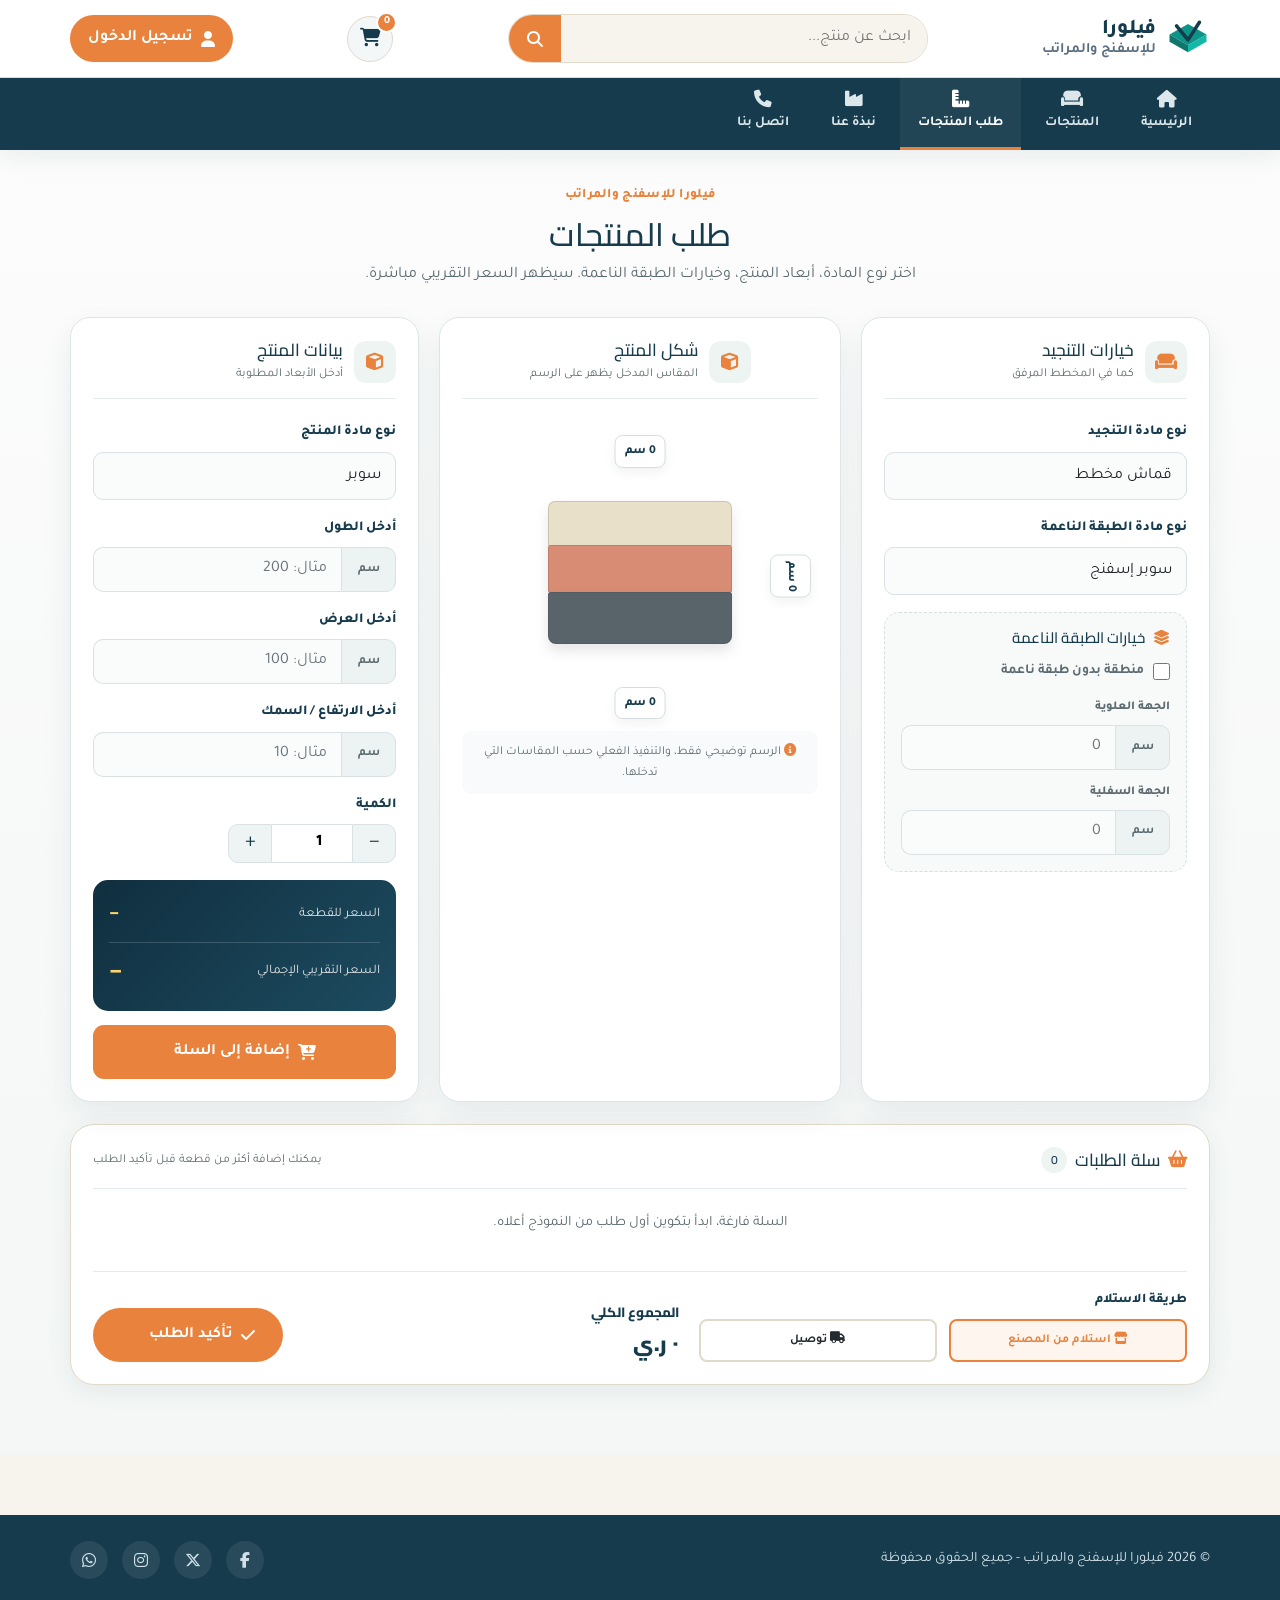
<file: order.html>
<!DOCTYPE html>
<html lang="ar" dir="rtl">
<head>
<meta charset="UTF-8">
<meta name="viewport" content="width=device-width, initial-scale=1.0">
<title>فيلورا للإسفنج والمراتب | طلب المنتجات</title>
<link href="css/bootstrap.min.css" rel="stylesheet">
<link rel="stylesheet" href="https://cdnjs.cloudflare.com/ajax/libs/font-awesome/6.5.2/css/all.min.css">
<link rel="stylesheet" href="css/style.css">
</head>
<body class="foam-v3 order-sketch-page">
<header class="site-header">
  <div class="header-top">
    <div class="container header-top-inner">
      <a href="index.html" class="brand" title="فيلورا للإسفنج والمراتب">
    <div class="brand-icon">
        <svg viewBox="0 0 50 42" fill="none" xmlns="http://www.w3.org/2000/svg">
            <path d="M 4 16 L 25 4 L 46 16 L 25 28 Z" fill="#0D9488"/>
            <path d="M 4 16 L 25 28 L 25 36 L 4 24 Z" fill="#0F766E"/>
            <path d="M 46 16 L 25 28 L 25 36 L 46 24 Z" fill="#14B8A6"/>
            <path d="M 12 6 L 25 22 L 38 2" stroke="#163B4D" stroke-width="4" stroke-linecap="round" stroke-linejoin="round"/>
        </svg>
    </div>
    <div class="brand-text">
        <span class="brand-title">فيلورا</span>
        <span class="brand-subtitle">للإسفنج والمراتب</span>
    </div>
</a>
      <form class="search-form" role="search" onsubmit="return false;"><input type="search" class="search-input" placeholder="ابحث عن منتج..."><button type="submit" class="search-btn"><i class="fa-solid fa-magnifying-glass"></i></button></form>
      <!-- ================= أيقونة سلة الطلبات =================
     تظهر بين البحث وتسجيل الدخول.
     headerCart: معرف زر السلة الذي يتعامل معه JavaScript.
     headerCartCount: عداد عدد عناصر السلة.
     الرابط ينقل العميل إلى قسم السلة في صفحة الطلب.
========================================================== -->
<a href="order.html#cart"
   class="header-cart"
   id="headerCart"
   title="سلة الطلبات"
   aria-label="سلة الطلبات">
  <i class="fa-solid fa-cart-shopping"></i>
  <span class="header-cart-badge" id="headerCartCount">0</span>
</a>

<div class="auth-area"><a href="login.html" class="btn-login" id="loginBtn"><i class="fa-solid fa-user"></i><span>تسجيل الدخول</span></a><div class="dropdown"><div class="profile-circle d-none" id="profileCircle" data-bs-toggle="dropdown"><img src="images/user-avatar-default.png" id="profileAvatar" alt="صورة المستخدم"></div><ul class="dropdown-menu dropdown-menu-end profile-menu" id="profileMenu"><li><h6 class="dropdown-header profile-name-display">مستخدم</h6></li><li><button class="dropdown-item" type="button" data-bs-toggle="modal" data-bs-target="#editProfileModal"><i class="fa-solid fa-pen"></i> تعديل الملف الشخصي</button></li><li><button class="dropdown-item" type="button" data-bs-toggle="modal" data-bs-target="#changePasswordModal"><i class="fa-solid fa-key"></i> تغيير كلمة المرور</button></li><li><hr class="dropdown-divider"></li><li><button class="dropdown-item text-danger" type="button" id="logoutBtn"><i class="fa-solid fa-arrow-right-from-bracket"></i> تسجيل الخروج</button></li></ul></div></div>
    </div>
  </div>
  <nav class="main-nav"><div class="container nav-inner"><a href="index.html" class="nav-item"><i class="fa-solid fa-house"></i><span>الرئيسية</span></a><a href="products.html" class="nav-item"><i class="fa-solid fa-couch"></i><span>المنتجات</span></a><a href="order.html" class="nav-item active"><i class="fa-solid fa-ruler-combined"></i><span>طلب المنتجات</span></a><a href="about.html" class="nav-item"><i class="fa-solid fa-industry"></i><span>نبذة عنا</span></a><a href="contact.html" class="nav-item"><i class="fa-solid fa-phone"></i><span>اتصل بنا</span></a></div></nav>
</header>

<main class="order-page sketch-order">
  <div class="container">
    <div class="sketch-order-title">
      <span class="eyebrow">فيلورا للإسفنج والمراتب</span>
      <h1>طلب المنتجات</h1>
      <p>اختر نوع المادة، أبعاد المنتج، وخيارات الطبقة الناعمة. سيظهر السعر التقريبي مباشرة.</p>
    </div>

    <form id="customOrderForm" class="order-builder">
      <!-- القسم الأيسر: مادة التنجيد والطبقة الناعمة -->
      <section class="builder-panel panel-left">
        <div class="builder-heading"><span class="heading-icon"><i class="fa-solid fa-couch"></i></span><div><h2>خيارات التنجيد</h2><small>كما في المخطط المرفق</small></div></div>

        <div class="sketch-field">
          <label for="upholsteryType">نوع مادة التنجيد</label>
          <select id="upholsteryType" class="form-select" required>
            <option value="striped">قماش مخطط</option>
            <option value="plain">قماش سادة</option>
            <option value="velvet">مخمل</option>
            <option value="leather">جلد صناعي</option>
            <option value="none">بدون تنجيد</option>
          </select>
        </div>

        <div class="sketch-field">
          <label for="softLayerType">نوع مادة الطبقة الناعمة</label>
          <select id="softLayerType" class="form-select">
            <option value="super">سوبر إسفنج</option>
            <option value="memory">إسفنج ميموري</option>
            <option value="fiber">فايبر ناعم</option>
            <option value="none">بدون طبقة ناعمة</option>
          </select>
        </div>

        <div class="soft-options-box">
          <h3><i class="fa-solid fa-layer-group"></i> خيارات الطبقة الناعمة</h3>
          <label class="check-row"><input type="checkbox" id="noSoftLayer"><span>منطقة بدون طبقة ناعمة</span></label>
          <div class="two-inputs">
            <div><label for="softTop">الجهة العلوية</label><div class="input-unit"><input type="number" min="0" step="0.5" id="softTop" placeholder="0"><b>سم</b></div></div>
            <div><label for="softBottom">الجهة السفلية</label><div class="input-unit"><input type="number" min="0" step="0.5" id="softBottom" placeholder="0"><b>سم</b></div></div>
          </div>
        </div>
      </section>

      <!-- الوسط: رسم توضيحي للأبعاد -->
      <section class="builder-panel panel-center">
        <div class="builder-heading center-heading"><span class="heading-icon"><i class="fa-solid fa-cube"></i></span><div><h2>شكل المنتج</h2><small>المقاس المدخل يظهر على الرسم</small></div></div>
        <div class="foam-preview-wrap">
          <div class="dimension-label dim-height"><span id="previewHeight">0</span> سم</div>
          <div class="foam-stack" id="foamStack">
            <div class="foam-layer layer-top"></div>
            <div class="foam-layer layer-middle"></div>
            <div class="foam-layer layer-bottom"></div>
          </div>
          <div class="dimension-label dim-width"><span id="previewWidth">0</span> سم</div>
          <div class="dimension-label dim-length"><span id="previewLength">0</span> سم</div>
        </div>
        <div class="preview-caption"><i class="fa-solid fa-circle-info"></i> الرسم توضيحي فقط، والتنفيذ الفعلي حسب المقاسات التي تدخلها.</div>
      </section>

      <!-- القسم الأيمن: نوع المادة والأبعاد والسعر -->
      <section class="builder-panel panel-right">
        <div class="builder-heading"><span class="heading-icon"><i class="fa-solid fa-cube"></i></span><div><h2>بيانات المنتج</h2><small>أدخل الأبعاد المطلوبة</small></div></div>

        <div class="sketch-field">
          <label for="foamType">نوع مادة المنتج</label>
          <select class="form-select" id="foamType" required>
            <option value="super">سوبر</option>
            <option value="regular">إسفنج عادي</option>
            <option value="medium">إسفنج متوسط الكثافة</option>
            <option value="high">إسفنج كثافة عالية</option>
            <option value="medical">إسفنج طبي</option>
          </select>
        </div>

        <div class="dimension-form">
          <div class="sketch-field"><label for="dimLength">أدخل الطول</label><div class="input-unit"><input type="number" min="1" step="0.5" class="form-control" id="dimLength" required placeholder="مثال: 200"><b>سم</b></div></div>
          <div class="sketch-field"><label for="dimWidth">أدخل العرض</label><div class="input-unit"><input type="number" min="1" step="0.5" class="form-control" id="dimWidth" required placeholder="مثال: 100"><b>سم</b></div></div>
          <div class="sketch-field"><label for="dimHeight">أدخل الارتفاع / السمك</label><div class="input-unit"><input type="number" min="1" step="0.5" class="form-control" id="dimHeight" required placeholder="مثال: 10"><b>سم</b></div></div>
        </div>

        <div class="sketch-field"><label for="dimQty">الكمية</label><div class="qty-control"><button type="button" id="qtyMinus">−</button><input type="number" min="1" value="1" id="dimQty" required><button type="button" id="qtyPlus">+</button></div></div>

        <div class="estimated-price-card">
          <div><span>السعر للقطعة</span><strong id="summaryUnitPrice">—</strong></div>
          <div class="estimated-total"><span>السعر التقريبي الإجمالي</span><strong id="summaryTotalPrice">—</strong></div>
        </div>

        <button type="submit" class="btn btn-primary btn-block builder-submit"><i class="fa-solid fa-cart-plus"></i> إضافة إلى السلة</button>
      </section>
    </form>

    <!-- السلة أسفل التصميم -->
    <section class="cart-card sketch-cart-card" id="cart">
      <div class="cart-head"><h2><i class="fa-solid fa-basket-shopping"></i> سلة الطلبات <span class="cart-count-pill" id="cartCount">0</span></h2><span class="cart-hint">يمكنك إضافة أكثر من قطعة قبل تأكيد الطلب</span></div>
      <div id="cartItemsList"></div>
      <div class="cart-bottom-row">
        <div class="delivery-box"><label>طريقة الاستلام</label><div class="delivery-options"><label class="shape-option active"><input type="radio" name="deliveryMethod" value="pickup" checked><i class="fa-solid fa-store"></i> استلام من المصنع</label><label class="shape-option"><input type="radio" name="deliveryMethod" value="delivery"><i class="fa-solid fa-truck"></i> توصيل</label></div></div>
        <div class="cart-total"><span>المجموع الكلي</span><strong id="cartGrandTotal">0.00 ر.ي</strong></div>
        <button type="button" id="checkoutBtn" class="btn btn-primary checkout-main-btn"><i class="fa-solid fa-check"></i> تأكيد الطلب</button>
      </div>
    </section>
  </div>
</main>

<footer class="site-footer"><div class="container footer-inner"><p>© <span id="yearNow">2026</span> فيلورا للإسفنج والمراتب - جميع الحقوق محفوظة</p><div class="footer-social"><a href="#"><i class="fa-brands fa-facebook-f"></i></a><a href="#"><i class="fa-brands fa-x-twitter"></i></a><a href="#"><i class="fa-brands fa-instagram"></i></a><a href="https://wa.me/967784702558" target="_blank"><i class="fa-brands fa-whatsapp"></i></a></div></div></footer>

<!-- نوافذ الحسابات: نفس النوافذ المستخدمة في باقي الصفحات -->
<div class="modal fade" id="editProfileModal" tabindex="-1"><div class="modal-dialog modal-dialog-centered"><div class="modal-content"><div class="modal-header"><h5 class="modal-title"><i class="fa-solid fa-pen"></i> تعديل الملف الشخصي</h5><button type="button" class="btn-close" data-bs-dismiss="modal"></button></div><form id="editProfileForm"><div class="modal-body"><div class="text-center mb-3"><img id="editAvatarPreview" src="images/user-avatar-default.png" alt="صورة الملف الشخصي" style="width:90px;height:90px;border-radius:50%;object-fit:cover"><div class="mt-2"><label class="btn btn-outline btn-sm" style="cursor:pointer">تغيير الصورة <input type="file" id="editAvatarInput" accept="image/*" hidden></label></div></div><div class="form-group"><label>الاسم</label><input type="text" class="form-control" id="editName" required></div><div class="form-group"><label>اسم المستخدم</label><input type="text" class="form-control" id="editUsername" required></div></div><div class="modal-footer"><button type="submit" class="btn btn-primary btn-block">حفظ التعديلات</button></div></form></div></div></div>
<div class="modal fade" id="changePasswordModal" tabindex="-1"><div class="modal-dialog modal-dialog-centered"><div class="modal-content"><div class="modal-header"><h5 class="modal-title"><i class="fa-solid fa-key"></i> تغيير كلمة المرور</h5><button type="button" class="btn-close" data-bs-dismiss="modal"></button></div><div class="modal-body"><div class="step-badge"><span class="active" data-step="1">١. طلب الرمز</span><span data-step="2">٢. التحقق والتغيير</span></div><div class="step-pane active" data-step="1"><p>سيتم إرسال رمز تحقق إلى بريدك الإلكتروني المسجل: <b id="pwdEmailDisplay">example@mail.com</b></p><button type="button" id="sendCodeBtn" class="btn btn-primary btn-block">إرسال رمز التحقق</button></div><div class="step-pane" data-step="2"><form id="verifyCodeForm"><div class="form-group"><label>رمز التحقق</label><input type="text" class="form-control" id="codeInput" maxlength="4" required></div><div class="form-group"><label>كلمة المرور الجديدة</label><input type="password" class="form-control" id="newPasswordInput" required></div><div class="form-group"><label>تأكيد كلمة المرور</label><input type="password" class="form-control" id="confirmPasswordInput" required></div><div id="codeError" class="field-error"></div><div id="passError" class="field-error"></div><button class="btn btn-primary btn-block" type="submit">حفظ كلمة المرور</button></form></div></div></div></div>
<script src="js/jquery-3.7.1.min.js"></script><script src="js/bootstrap.bundle.min.js"></script><script src="js/script.js"></script>
</body></html>
</file>
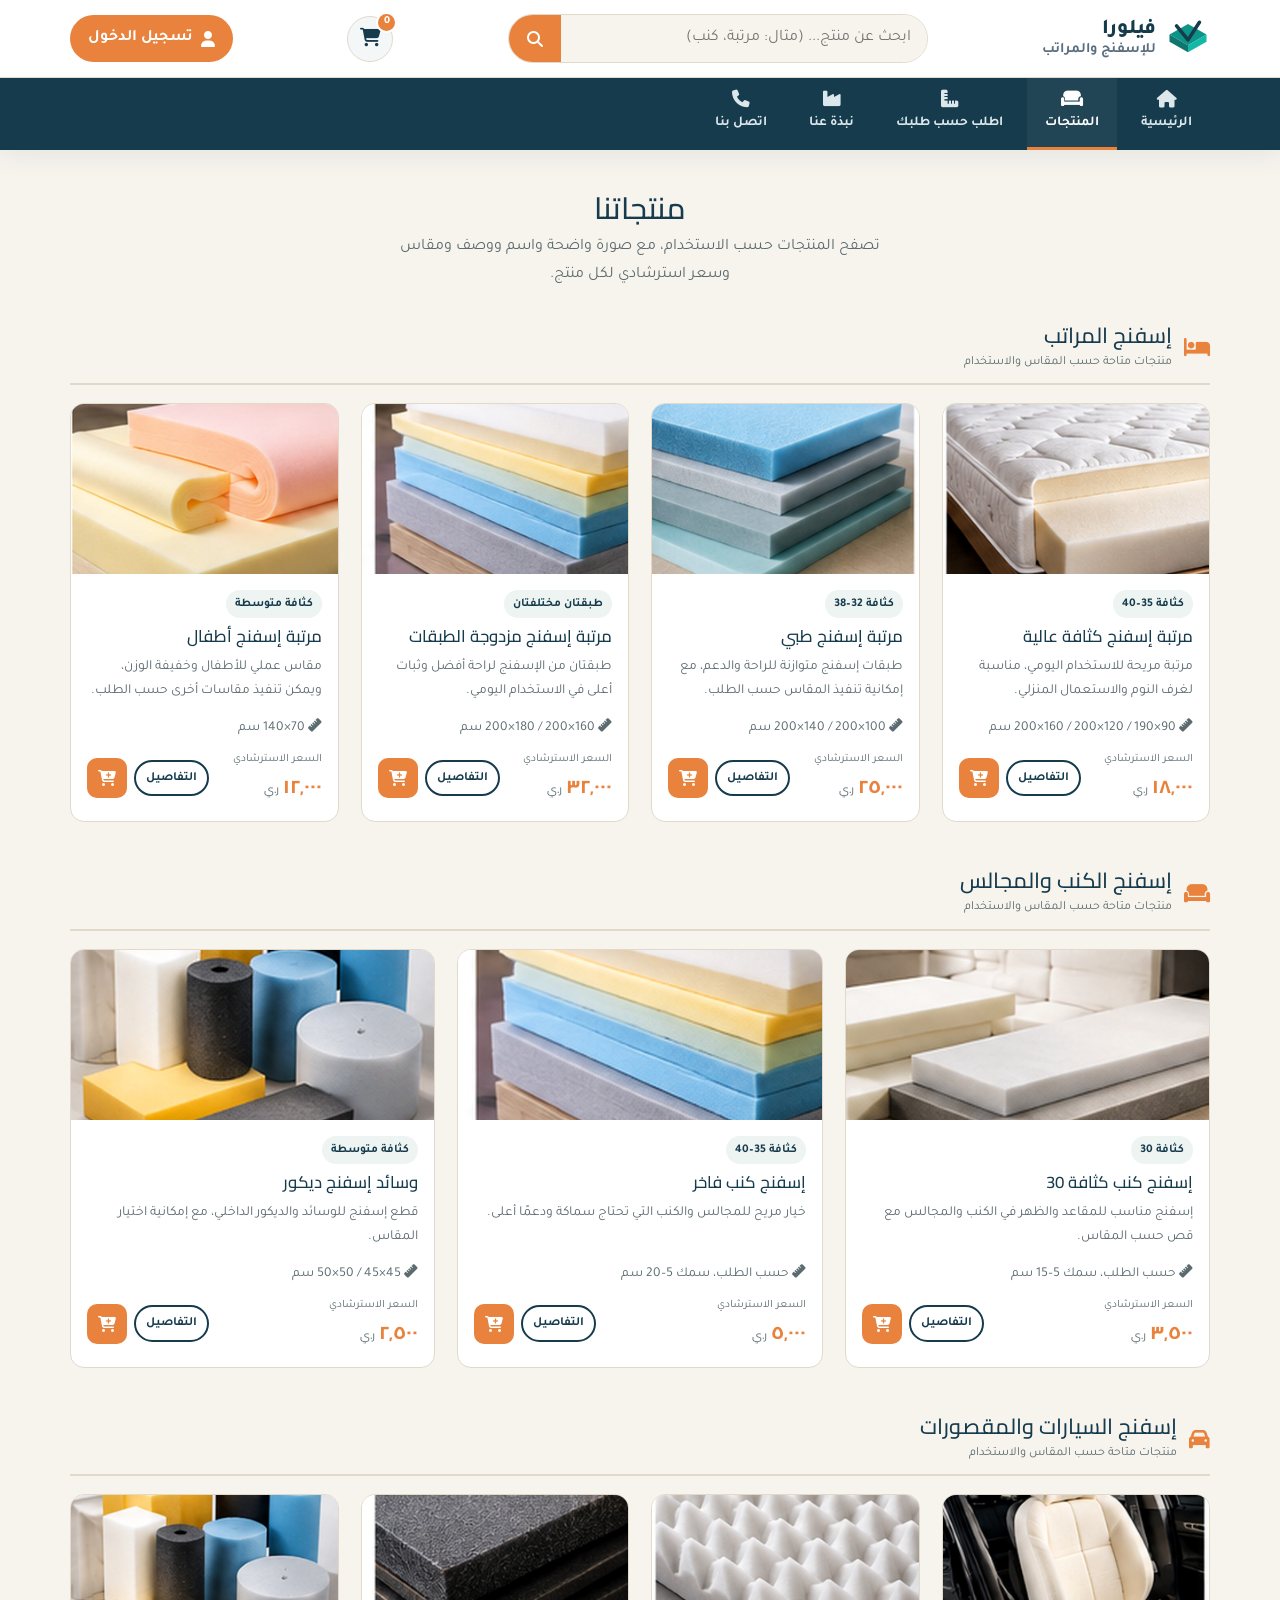
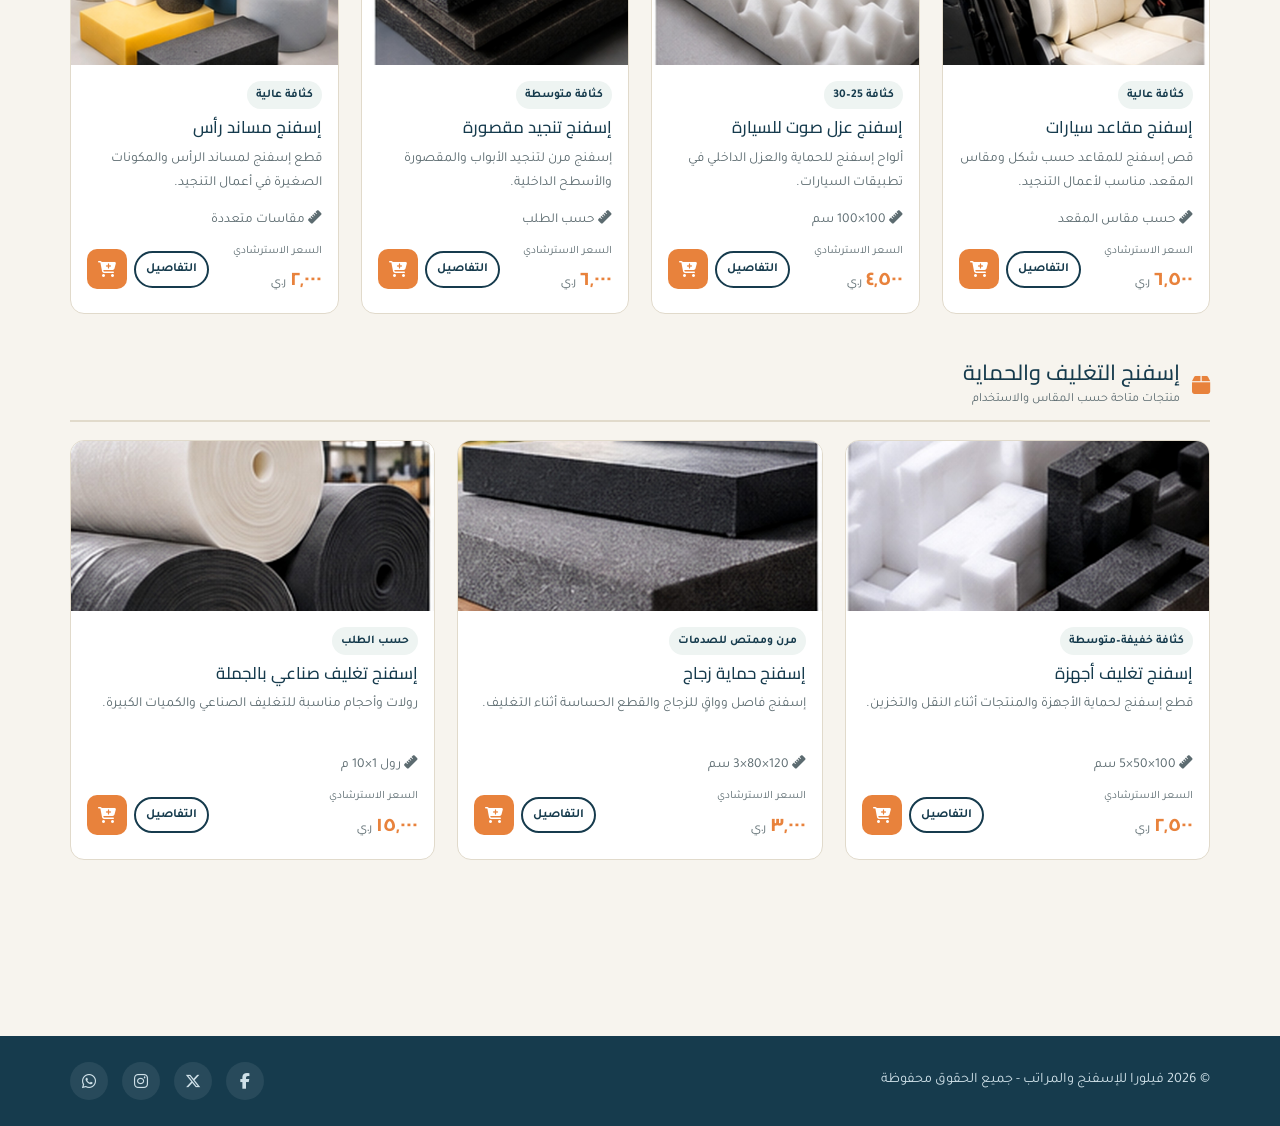
<file: products.html>
<!DOCTYPE html>
<html lang="ar" dir="rtl">
<head>
<meta charset="UTF-8">
<meta name="viewport" content="width=device-width, initial-scale=1.0">
<title>فيلورا للإسفنج والمراتب | المنتجات</title>
<link href="css/bootstrap.min.css" rel="stylesheet">
<link rel="stylesheet" href="https://cdnjs.cloudflare.com/ajax/libs/font-awesome/6.5.2/css/all.min.css">
<link rel="stylesheet" href="css/style.css">
</head>
<body class="foam-v3">

<!-- ============================= الرأس (نفس الرأس المستخدم في كل الصفحات) ============================= -->
<header class="site-header">
  <div class="header-top">
    <div class="container header-top-inner">
      <a href="index.html" class="brand" title="فيلورا للإسفنج والمراتب">
    <div class="brand-icon">
        <svg viewBox="0 0 50 42" fill="none" xmlns="http://www.w3.org/2000/svg">
            <path d="M 4 16 L 25 4 L 46 16 L 25 28 Z" fill="#0D9488"/>
            <path d="M 4 16 L 25 28 L 25 36 L 4 24 Z" fill="#0F766E"/>
            <path d="M 46 16 L 25 28 L 25 36 L 46 24 Z" fill="#14B8A6"/>
            <path d="M 12 6 L 25 22 L 38 2" stroke="#163B4D" stroke-width="4" stroke-linecap="round" stroke-linejoin="round"/>
        </svg>
    </div>
    <div class="brand-text">
        <span class="brand-title">فيلورا</span>
        <span class="brand-subtitle">للإسفنج والمراتب</span>
    </div>
</a>
      <form class="search-form" role="search" onsubmit="return false;">
        <input type="search" class="search-input" placeholder="ابحث عن منتج... (مثال: مرتبة، كنب)">
        <button type="submit" class="search-btn"><i class="fa-solid fa-magnifying-glass"></i></button>
      </form>
      <!-- ================= أيقونة سلة الطلبات =================
     تظهر بين البحث وتسجيل الدخول.
     headerCart: معرف زر السلة الذي يتعامل معه JavaScript.
     headerCartCount: عداد عدد عناصر السلة.
     الرابط ينقل العميل إلى قسم السلة في صفحة الطلب.
========================================================== -->
<a href="order.html#cart"
   class="header-cart"
   id="headerCart"
   title="سلة الطلبات"
   aria-label="سلة الطلبات">
  <i class="fa-solid fa-cart-shopping"></i>
  <span class="header-cart-badge" id="headerCartCount">0</span>
</a>

<div class="auth-area">
        <a href="login.html" class="btn-login" id="loginBtn">
          <i class="fa-solid fa-user"></i><span>تسجيل الدخول</span>
        </a>
        <div class="dropdown">
          <div class="profile-circle d-none" id="profileCircle" data-bs-toggle="dropdown" aria-expanded="false">
            <img src="images/user-avatar-default.png" id="profileAvatar" alt="صورة المستخدم"
                 onerror="this.src='https://placehold.co/90x90/E8823C/FFFFFF?text=U'">
          </div>
          <ul class="dropdown-menu dropdown-menu-end profile-menu" id="profileMenu">
            <li><h6 class="dropdown-header profile-name-display">مستخدم</h6></li>
            <li><button class="dropdown-item" type="button" data-bs-toggle="modal" data-bs-target="#editProfileModal"><i class="fa-solid fa-pen"></i> تعديل الملف الشخصي</button></li>
            <li><button class="dropdown-item" type="button" data-bs-toggle="modal" data-bs-target="#changePasswordModal"><i class="fa-solid fa-key"></i> تغيير كلمة المرور</button></li>
            <li><hr class="dropdown-divider"></li>
            <li><button class="dropdown-item text-danger" type="button" id="logoutBtn"><i class="fa-solid fa-arrow-right-from-bracket"></i> تسجيل الخروج</button></li>
          </ul>
        </div>
      </div>
    </div>
  </div>
  <nav class="main-nav">
    <div class="container nav-inner">
      <a href="index.html" class="nav-item"><i class="fa-solid fa-house"></i><span>الرئيسية</span></a>
      <a href="products.html" class="nav-item active"><i class="fa-solid fa-couch"></i><span>المنتجات</span></a>
      <a href="order.html" class="nav-item"><i class="fa-solid fa-ruler-combined"></i><span>اطلب حسب طلبك</span></a>
      <a href="about.html" class="nav-item"><i class="fa-solid fa-industry"></i><span>نبذة عنا</span></a>
      <a href="contact.html" class="nav-item"><i class="fa-solid fa-phone"></i><span>اتصل بنا</span></a>
    </div>
  </nav>
</header>

<!-- ============================= محتوى صفحة المنتجات ============================= -->
<main class="products-page">
  <div class="container">
    <div class="section-title">
      <h2>منتجاتنا</h2>
      <p>تصفح المنتجات حسب الاستخدام، مع صورة واضحة واسم ووصف ومقاس وسعر استرشادي لكل منتج.</p>
    </div>

    <!-- ستُملأ الصفوف الأربعة تلقائيًا هنا بواسطة js/script.js من مصفوفة productCategories
         (كل صف = فئة منتجات، وكل حاوية = منتج واحد يحتوي: صورة - اسم - مقاسات - سعر)
         لتعديل المنتجات: افتح js/script.js وابحث عن "productCategories" -->
    <div id="productsWrap"></div>
  </div>
</main>

<!-- ============================= التذييل ============================= -->
<footer class="site-footer">
  <div class="container footer-inner">
    <p>© <span id="yearNow">2026</span> فيلورا للإسفنج والمراتب - جميع الحقوق محفوظة</p>
    <div class="footer-social">
      <a href="#"><i class="fa-brands fa-facebook-f"></i></a>
      <a href="#"><i class="fa-brands fa-x-twitter"></i></a>
      <a href="#"><i class="fa-brands fa-instagram"></i></a>
      <a href="https://wa.me/967784702558" target="_blank"><i class="fa-brands fa-whatsapp"></i></a>
    </div>
  </div>
</footer>

<!-- نوافذ الملف الشخصي وكلمة المرور (نفس نوافذ الصفحة الرئيسية) -->
<div class="modal fade" id="editProfileModal" tabindex="-1">
  <div class="modal-dialog modal-dialog-centered">
    <div class="modal-content">
      <div class="modal-header">
        <h5 class="modal-title"><i class="fa-solid fa-pen"></i> تعديل الملف الشخصي</h5>
        <button type="button" class="btn-close" data-bs-dismiss="modal"></button>
      </div>
      <form id="editProfileForm">
        <div class="modal-body">
          <div class="text-center mb-3">
            <img id="editAvatarPreview" src="images/user-avatar-default.png" alt="صورة الملف الشخصي"
                 style="width:90px;height:90px;border-radius:50%;object-fit:cover;border:2px solid var(--color-accent);"
                 onerror="this.src='https://placehold.co/90x90/E8823C/FFFFFF?text=U'">
            <div class="mt-2">
              <label class="btn btn-outline btn-sm" style="cursor:pointer;">
                تغيير الصورة <input type="file" id="editAvatarInput" accept="image/*" hidden>
              </label>
            </div>
          </div>
          <div class="form-group"><label>الاسم</label><input type="text" class="form-control" id="editName" required></div>
          <div class="form-group"><label>اسم المستخدم</label><input type="text" class="form-control" id="editUsername" required></div>
        </div>
        <div class="modal-footer"><button type="submit" class="btn btn-primary btn-block">حفظ التعديلات</button></div>
      </form>
    </div>
  </div>
</div>

<div class="modal fade" id="changePasswordModal" tabindex="-1">
  <div class="modal-dialog modal-dialog-centered">
    <div class="modal-content">
      <div class="modal-header">
        <h5 class="modal-title"><i class="fa-solid fa-key"></i> تغيير كلمة المرور</h5>
        <button type="button" class="btn-close" data-bs-dismiss="modal"></button>
      </div>
      <div class="modal-body">
        <div class="step-badge">
          <span class="active" data-step="1">١. طلب الرمز</span>
          <span data-step="2">٢. التحقق والتغيير</span>
        </div>
        <div class="step-pane active" data-step="1">
          <p>سيتم إرسال رمز تحقق إلى بريدك الإلكتروني المسجل: <b id="pwdEmailDisplay">example@mail.com</b></p>
          <button type="button" id="sendCodeBtn" class="btn btn-primary btn-block">إرسال رمز التحقق</button>
        </div>
        <div class="step-pane" data-step="2">
          <form id="verifyCodeForm">
            <div class="form-group">
              <label>رمز التحقق</label>
              <input type="text" class="form-control" id="codeInput" maxlength="4" required>
              <div class="field-error" id="codeError"></div>
            </div>
            <div class="form-group"><label>كلمة المرور الجديدة</label><input type="password" class="form-control" id="newPasswordInput" required></div>
            <div class="form-group">
              <label>تأكيد كلمة المرور</label>
              <input type="password" class="form-control" id="confirmPasswordInput" required>
              <div class="field-error" id="passError"></div>
            </div>
            <button type="submit" class="btn btn-primary btn-block">تغيير كلمة المرور</button>
            <button type="button" id="resendCodeBtn" class="btn btn-outline btn-block mt-2">إعادة إرسال الرمز</button>
          </form>
        </div>
      </div>
    </div>
  </div>
</div>

<script src="js/bootstrap.bundle.min.js"></script>
<script src="js/jquery-3.7.1.min.js"></script>
<script src="js/script.js"></script>
<script>document.getElementById('yearNow').textContent = new Date().getFullYear();</script>
</body>
</html>
</file>
<file: css/style.css>
/* ==========================================================================
   موقع مصنع الإسفنج - ملف التنسيقات الرئيسي
   ملاحظة: كل قسم مُعلّق عليه بالعربي لتسهيل التعديل عليك لاحقًا
   ========================================================================== */

/* ------- استدعاء الخطوط من Google Fonts -------
   Cairo  : تُستخدم للعناوين (خط عريض وواضح)
   Tajawal: تُستخدم للنصوص العادية (خط مريح للقراءة) */
@import url('https://fonts.googleapis.com/css2?family=Cairo:wght@500;700;800&family=Tajawal:wght@400;500;700&display=swap');

/* ==========================================================================
   1) متغيرات التصميم (Design Tokens) - غيّر هذه القيم لتغيير هوية الموقع كاملة
   ========================================================================== */
:root{
  /* الألوان الأساسية - مستوحاة من دفء وليونة الإسفنج + ثقة الصناعة */
  --color-bg:        #F7F4EE;   /* خلفية الموقع العامة (لون كريمي دافئ يشبه الإسفنج) */
  --color-surface:   #FFFFFF;   /* خلفية البطاقات والصناديق */
  --color-primary:   #163B4D;   /* اللون الأساسي الغامق (رأس الموقع / الأزرار الرئيسية) */
  --color-primary-2: #244F63;   /* درجة أفتح من اللون الأساسي */
  --color-accent:    #E8823C;   /* لون التمييز (البرتقالي الدافئ) - للأزرار والعناصر المهمة */
  --color-accent-2:  #F4B183;   /* درجة فاتحة من لون التمييز */
  --color-sage:      #8FAF9F;   /* لون ثانوي هادئ (يستخدم بشكل محدود) */
  --color-text:      #232B2E;   /* لون النص الأساسي */
  --color-text-soft: #5C6B70;   /* لون النص الثانوي (وصف، تفاصيل) */
  --color-border:    #E1DACB;   /* لون الحدود والفواصل */
  --color-danger:    #C1443A;

  --font-head: 'Cairo', sans-serif;     /* خط العناوين */
  --font-body: 'Tajawal', sans-serif;   /* خط النصوص */

  --radius-sm: 8px;
  --radius-md: 14px;
  --radius-lg: 24px;
  --shadow-soft: 0 6px 24px rgba(22, 59, 77, 0.08);
  --shadow-strong: 0 12px 34px rgba(22, 59, 77, 0.16);
  --container-w: 1180px;
}

/* ==========================================================================
   2) إعادة ضبط أساسية (Reset) + إعدادات عامة
   ========================================================================== */
*{ box-sizing: border-box; }
html{ scroll-behavior: smooth; }
body{
  margin:0;
  font-family: var(--font-body);
  background: var(--color-bg);
  color: var(--color-text);
  direction: rtl;         /* الموقع باللغة العربية بالكامل */
  text-align: right;
  line-height: 1.7;
}
h1,h2,h3,h4,.font-head{ font-family: var(--font-head); margin: 0 0 .5rem; color: var(--color-primary); }
p{ margin: 0 0 1rem; color: var(--color-text-soft); }
a{ text-decoration: none; color: inherit; }
img{ max-width: 100%; display:block; }
button{ font-family: var(--font-body); cursor: pointer; }
.container{ width: 100%; max-width: var(--container-w); margin: 0 auto; padding: 0 20px; }

/* ==========================================================================
   3) الرأس (Header) - الشعار / البحث / تسجيل الدخول / شريط التنقل
   ========================================================================== */
.site-header{ position: sticky; top:0; z-index: 1000; box-shadow: var(--shadow-soft); }

.header-top{ background: var(--color-surface); border-bottom: 1px solid var(--color-border); }
.header-top-inner{
  display:flex; align-items:center; justify-content:space-between;
  gap: 20px; padding: 14px 20px;
}

/* تنسيق الشعار البرمجي */
.brand {
    display: flex;
    align-items: center;
    gap: 10px;
    text-decoration: none;
    direction: rtl;
}

.brand-icon {
    width: 44px;
    height: 44px;
    display: flex;
    align-items: center;
    justify-content: center;
    flex-shrink: 0;
}

.brand-icon svg {
    width: 100%;
    height: 100%;
}

.brand-text {
    display: flex;
    flex-direction: column;
    justify-content: center;
    line-height: 1.15;
}

.brand-title {
    font-size: 21px;
    font-weight: 800;
    color: #163B4D;
    letter-spacing: -0.3px;
}

.brand-subtitle {
    font-size: 11px;
    font-weight: 600;
    color: #5A6E7F;
    white-space: nowrap;
}

/* تجاوب الشعار مع شاشات الجوال */
@media (max-width: 768px) {
    .brand-icon {
        width: 35px;
        height: 35px;
    }
    .brand-title {
        font-size: 17px;
    }
    .brand-subtitle {
        font-size: 11px;
    }
} /* << ضع هنا شعار المصنع الحقيقي عبر images/logo.png */
.brand-name{ font-family: var(--font-head); font-weight: 800; font-size: 1.25rem; color: var(--color-primary); }
.brand-subtitle{
  font-size: 0.9rem;
}
/* خانة البحث */
.search-form{ flex:1; max-width: 420px; display:flex; border-radius: 999px; overflow: hidden; border: 1px solid var(--color-border);}
.search-input{
  flex:1; border: none; padding: 10px 16px; font-family: var(--font-body); background: var(--color-bg) ; outline: none;
}
.search-input:focus{ border-color: var(--color-accent); }
.search-btn{
  border: none; background: var(--color-accent); color: #fff; padding: 0 18px; cursor: pointer; display: flex; align-items: center; justify-content: center;
}

/* منطقة تسجيل الدخول / الملف الشخصي */
.auth-area{ position:relative; display:flex; align-items:center; }
.btn-login{
  display:flex; align-items:center; gap:8px;
  background: var(--color-accent); color:#fff; padding: 10px 18px;
  border-radius: 999px; font-weight:700; white-space:nowrap;
  transition: background .2s;
}
.btn-login:hover{ background: var(--color-primary-2); }

/* الدائرة الشخصية تظهر فقط بعد تسجيل الدخول (يتحكم فيها js/script.js) */
.profile-circle{
  width: 46px; height:46px; border-radius:50%; overflow:hidden;
  border:2px solid var(--color-accent); cursor:pointer;
}
.profile-circle img{ width:100%; height:100%; object-fit:cover; }
.profile-menu{ --bs-dropdown-min-width: 12rem; font-family: var(--font-body); }

/* شريط أيقونات التنقل بين صفحات الموقع */
.main-nav{ background: var(--color-primary); }
.nav-inner{ display:flex; gap: 6px; overflow-x:auto; }
.nav-item{
  display:flex; flex-direction:column; align-items:center; gap:4px;
  color:#DCE7EC; padding: 12px 18px; font-size:.85rem; font-weight:600;
  border-bottom: 3px solid transparent; white-space:nowrap;
  transition: all .2s;
}
.nav-item i{ font-size:1.1rem; }
.nav-item:hover, .nav-item.active{ color:#fff; border-bottom-color: var(--color-accent); background: rgba(255,255,255,.05); }

/* ==========================================================================
   4) التذييل (Footer)
   ========================================================================== */
.site-footer{ background: var(--color-primary); color:#CFE0E8; margin-top: 60px; }
.footer-inner{
  display:flex; align-items:center; justify-content:space-between;
  flex-wrap:wrap; gap: 14px; padding: 26px 20px;
}
.footer-inner p{ margin:0; color:#CFE0E8; font-size:.9rem; }
.footer-social{ display:flex; gap: 14px; }
.footer-social a{
  width: 38px; height:38px; border-radius:50%; background: rgba(255,255,255,.08);
  display:flex; align-items:center; justify-content:center; transition: background .2s;
}
.footer-social a:hover{ background: var(--color-accent); }

/* ==========================================================================
   5) الصفحة الرئيسية - قسم الهيرو (صور المنتجات المتحركة)
   ========================================================================== */
.hero{
  position:relative; overflow:hidden;
  background: linear-gradient(180deg, #EFE9DA 0%, var(--color-bg) 70%);
  padding: 50px 0 30px;
}
/* أشكال ليّنة تشبه فقاعات الإسفنج في خلفية الهيرو */
.hero::before, .hero::after{
  content:""; position:absolute; border-radius:50%;
  background: var(--color-accent-2); opacity:.25; filter: blur(10px);
}
.hero::before{ width:260px; height:260px; top:-80px; left:-60px; }
.hero::after{ width:180px; height:180px; bottom:-60px; right:10%; background: var(--color-sage); }

.hero-inner{ position:relative; display:grid; grid-template-columns: 1.1fr 1fr; gap: 40px; align-items:center; }
.hero-text h1{ font-size: 2.4rem; line-height:1.3; }
.hero-text .accent{ color: var(--color-accent); } /* استخدم هذا الكلاس لتلوين كلمة داخل العنوان لو رغبت */
.hero-text p{ font-size:1.05rem; max-width: 46ch; }
.hero-actions{ display:flex; gap:14px; margin-top: 18px; }
.btn{
  display:inline-flex; align-items:center; gap:8px; padding: 13px 26px;
  border-radius: 999px; font-weight:700; border:2px solid transparent; transition: all .2s;
}
.btn-primary{ background: var(--color-accent); color:#fff; }
.btn-primary:hover{ background:#D5722D; }
.btn-outline{ border-color: var(--color-primary); color: var(--color-primary); }
.btn-outline:hover{ background: var(--color-primary); color:#fff; }

/* شريط الصور المتحركة (Bootstrap Carousel) الخاص بالمنتجات */
.hero-carousel{ border-radius: var(--radius-lg); overflow:hidden; box-shadow: var(--shadow-strong); }
.hero-carousel .carousel-item{ height: auto; }
.hero-carousel .carousel-slide-img{
  width:100%; height:auto; display: block; object-fit: contain;
} /* << استبدل صور شريط الهيرو من مجلد images/products/ */
.hero-carousel .carousel-caption{
  background: rgba(22,59,77,.55); border-radius: var(--radius-sm);
  bottom: 16px; padding: 10px 16px;
}

/* مزايا سريعة أسفل الهيرو */
.features{ padding: 50px 0; }
.features-grid{ display:grid; grid-template-columns: repeat(4, 1fr); gap: 22px; }
.feature-card{
  background: var(--color-surface); border:1px solid var(--color-border);
  border-radius: var(--radius-md); padding: 26px 20px; text-align:center;
  transition: transform .2s, box-shadow .2s;
}
.feature-card:hover{ transform: translateY(-4px); box-shadow: var(--shadow-soft); }
.feature-card i{ font-size:1.8rem; color: var(--color-accent); margin-bottom:10px; }
.feature-card h3{ font-size:1.05rem; }
.feature-card p{ font-size:.9rem; margin:0; }

.section-title{ text-align:center; margin-bottom: 34px; }
.section-title h2{ font-size:1.9rem; }
.section-title p{ max-width: 56ch; margin: 0 auto; }

/* ==========================================================================
   6) صفحة المنتجات - 4 صفوف، كل صف يحتوي حاويات منتجات (CSS Grid)
   ========================================================================== */
.products-page{ padding: 40px 0 70px; }
.product-row{ margin-bottom: 46px; }
.product-row-head{
  display:flex; align-items:center; gap:12px; margin-bottom: 18px;
  border-bottom: 2px solid var(--color-border); padding-bottom: 10px;
}
.product-row-head i{ color: var(--color-accent); font-size:1.3rem; }
.product-row-head h2{ margin:0; font-size:1.35rem; }

/* شبكة الحاويات - استخدام CSS Grid لتنظيم المحتوى */
.product-grid{
  display:grid; grid-template-columns: repeat(auto-fit, minmax(220px, 1fr)); gap: 22px;
}
.product-card{
  background: var(--color-surface); border:1px solid var(--color-border);
  border-radius: var(--radius-md); overflow:hidden; transition: box-shadow .2s, transform .2s;
}
.product-card:hover{ box-shadow: var(--shadow-strong); transform: translateY(-3px); }
.product-card-img{ height: 170px; } /* << حاوية صورة المنتج - ضع صورة كل منتج هنا */
.product-card-img img{ width:100%; height:100%; object-fit:cover; }
.product-card-body{ padding: 16px; }
.product-card-body h3{ font-size:1.05rem; margin-bottom:4px; } /* << اسم المنتج */
.product-sizes{ font-size:.85rem; color: var(--color-text-soft); margin-bottom:10px; } /* << المقاسات المتوفرة */
.product-price-row{ display:flex; align-items:center; justify-content:space-between; }
.product-price{ font-family: var(--font-head); font-weight:800; color: var(--color-accent); font-size:1.15rem; } /* << السعر */
.product-price small{ font-size:.7rem; color:var(--color-text-soft); font-weight:400; }
.btn-add{
  background: var(--color-primary); color:#fff; border:none; border-radius:999px;
  width:36px; height:36px; display:flex; align-items:center; justify-content:center;
}
.btn-add:hover{ background: var(--color-accent); }

/* ==========================================================================
   7) صفحة الطلب حسب الطلب (Custom Order) - نموذج + سلة المشتريات
   ========================================================================== */
.order-page{ padding: 40px 0 70px; }
.order-layout{ display:grid; grid-template-columns: 1.4fr 1fr; gap: 30px; align-items:start; }

.order-card{
  background: var(--color-surface); border:1px solid var(--color-border);
  border-radius: var(--radius-lg); padding: 28px; box-shadow: var(--shadow-soft);
}
.order-card h2{ font-size:1.3rem; margin-bottom: 22px; display:flex; align-items:center; gap:10px; }
.order-card h2 i{ color: var(--color-accent); }

.form-group{ margin-bottom: 18px; }
.form-group label{ display:block; font-weight:700; margin-bottom:6px; font-size:.92rem; }
.form-control, .form-select{
  width:100%; padding: 11px 14px; border:1px solid var(--color-border);
  border-radius: var(--radius-sm); background: var(--color-bg); font-family: var(--font-body);
}
.form-control:focus, .form-select:focus{ outline:none; border-color: var(--color-accent); }

/* اختيار نوع القياس: منتظم / غير منتظم */
.shape-toggle{ display:flex; gap:12px; }
.shape-option{
  flex:1; border:2px solid var(--color-border); border-radius: var(--radius-sm);
  padding: 12px; text-align:center; cursor:pointer; font-weight:700; transition:.2s;
}
.shape-option input{ display:none; }
.shape-option.active{ border-color: var(--color-accent); background: rgba(232,130,60,.08); color: var(--color-accent); }

.dims-grid{ display:grid; grid-template-columns: repeat(3,1fr); gap: 14px; }

.order-summary-box{
  background: var(--color-bg); border:1px dashed var(--color-border);
  border-radius: var(--radius-sm); padding: 16px; margin: 18px 0; font-size:.92rem;
}
.order-summary-box .row-line{ display:flex; justify-content:space-between; padding: 4px 0; }
.order-summary-box .row-total{ font-weight:800; font-family: var(--font-head); color: var(--color-primary); font-size:1.1rem; border-top:1px solid var(--color-border); margin-top:8px; padding-top:8px; }

/* سلة المشتريات */
.cart-card{
  background: var(--color-surface); border:1px solid var(--color-border);
  border-radius: var(--radius-lg); padding: 24px; box-shadow: var(--shadow-soft);
  position: sticky; top: 130px;
}
.cart-card h2{ font-size:1.15rem; display:flex; align-items:center; gap:8px; }
.cart-item{
  display:flex; justify-content:space-between; align-items:center;
  gap:10px; padding: 12px 0; border-bottom: 1px solid var(--color-border); font-size:.9rem;
}
.cart-item .cart-item-info b{ display:block; color:var(--color-text); }
.cart-item .cart-item-info span{ color: var(--color-text-soft); font-size:.8rem; }
.cart-remove{ background:none; border:none; color: var(--color-danger); font-size:1rem; }
.cart-empty{ text-align:center; color: var(--color-text-soft); padding: 20px 0; font-size:.9rem; }
.cart-total{ display:flex; justify-content:space-between; font-weight:800; font-family:var(--font-head); font-size:1.2rem; margin: 14px 0; color: var(--color-primary); }
.delivery-options{ display:flex; gap:12px; margin-bottom:16px; }

/* ==========================================================================
   8) صفحة نبذة عني (About)
   ========================================================================== */
.about-page{ padding: 40px 0 70px; }
.about-hero{ display:grid; grid-template-columns: 1fr 1fr; gap: 40px; align-items:center; margin-bottom: 60px; }
.about-hero .factory-photo{ border-radius: var(--radius-lg); overflow:hidden; box-shadow: var(--shadow-strong); height: 360px; }
.about-hero .factory-photo img{ width:100%; height:100%; object-fit:cover; } /* << ضع هنا صورة حقيقية للمصنع */
.about-logo-badge{
  display:inline-flex; align-items:center; gap:10px; background: var(--color-bg);
  border:1px solid var(--color-border); border-radius:999px; padding: 6px 16px 6px 6px; margin-bottom:16px;
}
.about-logo-badge .brand-icon svg { width: 28px; height: 28px; display: block; } /* << شعار المصنع */
.about-logo-badge span{ font-weight:700; font-size:.85rem; }
.about-logo-badge .brand-icon {
    display: flex;
    align-items: center;
}
.about-stats{ display:grid; grid-template-columns: repeat(4,1fr); gap: 20px; margin-bottom: 60px; }
.stat-card{ text-align:center; background: var(--color-surface); border:1px solid var(--color-border); border-radius: var(--radius-md); padding: 24px 10px; }
.stat-card .num{ font-family: var(--font-head); font-size:2rem; font-weight:800; color: var(--color-accent); }
.stat-card .lbl{ font-size:.85rem; color: var(--color-text-soft); }

.about-values{ display:grid; grid-template-columns: repeat(3,1fr); gap: 22px; }
.value-card{ background: var(--color-surface); border:1px solid var(--color-border); border-radius: var(--radius-md); padding: 24px; }
.value-card i{ color: var(--color-sage); font-size:1.6rem; margin-bottom:8px; }

/* ==========================================================================
   9) صفحة اتصل بنا (Contact)
   ========================================================================== */
.contact-page{ padding: 40px 0 70px; }
.contact-layout{ display:grid; grid-template-columns: 1fr 1.2fr; gap: 30px; }
.contact-info-card{
  background: var(--color-primary); color:#DCE7EC; border-radius: var(--radius-lg);
  padding: 30px; display:flex; flex-direction:column; justify-content:space-between;
}
.contact-info-card h2{ color:#fff; font-size:1.3rem; }
.contact-info-item{ display:flex; gap:12px; align-items:flex-start; margin-bottom: 18px; }
.contact-info-item i{ color: var(--color-accent); font-size:1.1rem; margin-top:3px; }
.contact-info-item b{ display:block; color:#fff; font-size:.85rem; margin-bottom:2px; }
.contact-info-item span{ font-size:.85rem; color:#B9CBD3; } /* << ضع العنوان الحقيقي، الهاتف، البريد */
.map-frame{ border-radius: var(--radius-sm); overflow:hidden; height:170px; margin-top: 10px; }
.map-frame iframe{ width:100%; height:100%; border:0; } /* << ضع رابط خرائط جوجل الحقيقي لموقع المصنع */
.contact-social{ display:flex; gap:12px; margin-top: 20px; }
.contact-social a{ width:36px; height:36px; border-radius:50%; background: rgba(255,255,255,.1); display:flex; align-items:center; justify-content:center; }
.contact-social a:hover{ background: var(--color-accent); }

.contact-form-card{ background: var(--color-surface); border:1px solid var(--color-border); border-radius: var(--radius-lg); padding: 30px; box-shadow: var(--shadow-soft); }
.form-row-2{ display:grid; grid-template-columns: 1fr 1fr; gap: 16px; }
.form-feedback{ font-size:.85rem; margin-top:6px; display:none; }
.form-feedback.success{ color: #2E7D4F; }
.form-feedback.error{ color: var(--color-danger); }

/* ==========================================================================
   10) صفحة تسجيل الدخول / إنشاء حساب
   ========================================================================== */
.auth-page{
  min-height: 78vh; display:flex; align-items:center; justify-content:center;
  padding: 50px 20px; background: linear-gradient(180deg, #EFE9DA, var(--color-bg));
}
.auth-box{
  width: 100%; max-width: 430px; background: var(--color-surface);
  border-radius: var(--radius-lg); box-shadow: var(--shadow-strong); overflow:hidden;
}
.auth-tabs{ display:flex; }
.auth-tab{
  flex:1; text-align:center; padding: 16px; font-weight:700; background: var(--color-bg);
  color: var(--color-text-soft); border-bottom: 3px solid transparent;
}
.auth-tab.active{ background: var(--color-surface); color: var(--color-primary); border-bottom-color: var(--color-accent); }
.auth-body{ padding: 30px; }
.auth-body .logo-mark{ text-align:center; margin-bottom: 18px; }
.auth-body .logo-mark img{ width:56px; height:56px; border-radius:50%; margin:0 auto 8px; object-fit:cover; } /* << شعار المصنع */
.auth-body h1{ text-align:center; font-size:1.3rem; margin-bottom: 22px; }
.form-check{ display:flex; align-items:center; gap:8px; font-size:.88rem; color: var(--color-text-soft); }
.auth-links{ display:flex; justify-content:space-between; align-items:center; margin: 12px 0 20px; font-size:.85rem; }
.auth-links a{ color: var(--color-accent); font-weight:700; }
.btn-block{ width:100%; justify-content:center; }
.auth-divider{ display:flex; align-items:center; gap:10px; margin: 18px 0; color: var(--color-text-soft); font-size:.8rem; }
.auth-divider::before, .auth-divider::after{ content:""; flex:1; height:1px; background: var(--color-border); }
.auth-switch{ text-align:center; font-size:.88rem; }
.auth-form{ display:none; }
.auth-form.active{ display:block; }
.field-error{ color: var(--color-danger); font-size:.78rem; margin-top:4px; display:none; }

/* خطوات نافذة (Modal) استرجاع كلمة المرور / تغييرها */
.step-badge{ display:flex; gap:8px; margin-bottom: 18px; }
.step-badge span{ flex:1; text-align:center; padding:6px; border-radius:6px; background: var(--color-bg); font-size:.78rem; font-weight:700; color: var(--color-text-soft); }
.step-badge span.active{ background: var(--color-accent); color:#fff; }
.step-pane{ display:none; }
.step-pane.active{ display:block; }

/* ==========================================================================
   11) استجابة الموقع للشاشات الصغيرة (Media Queries) - إلزامي حسب المتطلبات
   ========================================================================== */
@media (max-width: 991px){
  .hero-inner{ grid-template-columns: 1fr; }
  .about-hero{ grid-template-columns: 1fr; }
  .about-stats{ grid-template-columns: repeat(2,1fr); }
  .about-values{ grid-template-columns: 1fr; }
  .features-grid{ grid-template-columns: repeat(2,1fr); }
  .order-layout{ grid-template-columns: 1fr; }
  .cart-card{ position:static; }
  .contact-layout{ grid-template-columns: 1fr; }
}

@media (max-width: 767px){
  .header-top-inner{ flex-wrap:wrap; }
  .search-form{ order:3; max-width:100%; width:100%; }
  .brand-name{ font-size:1.05rem; }
  .hero-text h1{ font-size:1.7rem; }
  .dims-grid{ grid-template-columns: 1fr; }
  .form-row-2{ grid-template-columns: 1fr; }
  .footer-inner{ flex-direction:column; text-align:center; }
}

@media (max-width: 480px){
  .features-grid{ grid-template-columns: 1fr; }
  .about-stats{ grid-template-columns: repeat(2,1fr); }
  .nav-item span{ display:none; } /* إخفاء النص وإبقاء الأيقونة فقط على الشاشات الصغيرة جدًا */
  .nav-item{ padding: 12px 14px; }
}

/* تحسينات الإصدار 2 */
.selected-product-note{margin:0 auto 18px;padding:12px 16px;background:#fff7ef;border:1px solid #f2d6bf;border-radius:12px;text-align:center;color:var(--color-primary);max-width:800px}
.product-actions{display:flex;gap:7px;align-items:center}
.product-actions .btn-details{padding:7px 10px;font-size:.78rem}
.product-actions .btn-add{border:0;background:var(--color-accent);color:#fff;width:40px;height:40px;border-radius:10px;display:inline-flex;align-items:center;justify-content:center;cursor:pointer}
.product-actions .btn-add:hover{transform:translateY(-1px);filter:brightness(.96)}
@media(max-width:480px){.product-actions .btn-details{padding:6px 8px}.product-actions .btn-add{width:36px;height:36px}}

/* ================= V4 visual upgrade ================= */
.site-notice{background:#0f2e3d;color:#fff;font-size:.82rem}
.site-notice .container{display:flex;justify-content:space-between;gap:15px;padding:7px 20px;opacity:.95}
.eyebrow{display:inline-block;color:var(--color-accent);font-weight:800;font-size:.82rem;letter-spacing:.3px;margin-bottom:4px}
.featured-home{padding:70px 0 20px}
.home-product-grid{display:grid;grid-template-columns:repeat(3,1fr);gap:22px}
.home-product{background:#fff;border:1px solid var(--color-border);border-radius:22px;overflow:hidden;box-shadow:var(--shadow-soft);transition:.25s;display:flex;flex-direction:column}
.home-product:hover{transform:translateY(-6px);box-shadow:var(--shadow-strong)}
.home-product img{width:100%;height:190px;object-fit:cover}
.home-product>div{padding:20px}.home-product h3{font-size:1.2rem}.home-product p{min-height:48px}
.how-home{padding:60px 0;background:#fff}
.steps-grid{display:grid;grid-template-columns:repeat(4,1fr);gap:18px}
.step-card{padding:24px;border:1px solid var(--color-border);border-radius:18px;background:var(--color-bg);position:relative}
.step-card b{display:inline-flex;width:44px;height:44px;border-radius:50%;align-items:center;justify-content:center;background:var(--color-primary);color:#fff;margin-bottom:15px}
.step-card h3{font-size:1.05rem}.step-card p{margin:0;font-size:.9rem}
.home-cta{padding:55px 0}.home-cta .container{background:linear-gradient(135deg,#163B4D,#244F63);border-radius:26px;padding:35px 40px;display:flex;align-items:center;justify-content:space-between;gap:25px;box-shadow:var(--shadow-strong)}
.home-cta h2,.home-cta p{color:#fff}.home-cta p{opacity:.8;margin:0}.home-cta .btn-outline{border-color:#fff;color:#fff}
@media(max-width:900px){.home-product-grid,.steps-grid{grid-template-columns:repeat(2,1fr)}.home-cta .container{align-items:flex-start;flex-direction:column}}
@media(max-width:600px){.site-notice .container{flex-direction:column;gap:0}.home-product-grid,.steps-grid{grid-template-columns:1fr}.home-cta .container{padding:28px 22px}.featured-home{padding-top:45px}}

/* ================= V4 product/catalog polish ================= */
.product-row-head small{display:block;color:var(--color-text-soft);font-size:.78rem;margin-top:3px}
.product-card{display:flex;flex-direction:column;height:100%}
.product-card-img{background:#f5f7f6;overflow:hidden}
.product-card-img img{transition:transform .35s ease}
.product-card:hover .product-card-img img{transform:scale(1.035)}
.product-card-body{display:flex;flex-direction:column;flex:1}
.product-badge{display:inline-flex;align-items:center;width:max-content;max-width:100%;padding:4px 9px;border-radius:999px;background:#eef4f2;color:var(--color-primary);font-size:.74rem;font-weight:700;margin-bottom:8px}
.product-description{font-size:.86rem;line-height:1.75;color:var(--color-text-soft);min-height:52px;margin:5px 0 10px}
.price-label{display:block;font-size:.7rem;color:var(--color-text-soft);margin-bottom:2px}
.product-actions{display:flex;align-items:center;gap:7px}
.product-actions .btn{padding:7px 10px;font-size:.78rem}
.product-detail-layout{display:grid;grid-template-columns:1.05fr 1fr;gap:24px;align-items:center}
.product-detail-layout>img{width:100%;height:330px;object-fit:cover;border-radius:18px;background:#f5f7f6}
.product-detail-layout h3{font-size:1.45rem;margin:4px 0 10px}
.product-detail-layout p{line-height:1.9;color:var(--color-text-soft)}
.product-detail-list{padding:0;margin:16px 0;list-style:none}
.product-detail-list li{padding:9px 0;border-bottom:1px dashed var(--color-border)}
.detail-note{padding:12px 14px;background:#fff8ed;border:1px solid #f2dfbd;border-radius:12px;font-size:.82rem;line-height:1.7;color:#72552a}
.home-product img{object-fit:cover}
.brand-logo{object-fit:contain}
@media(max-width:700px){
  .product-description{min-height:auto}
  .product-detail-layout{grid-template-columns:1fr}
  .product-detail-layout>img{height:230px}
}

/* ==================== صفحة طلب المنتجات - مطابقة للمخطط الورقي ==================== */
.sketch-order{background:linear-gradient(180deg,#fbfcfb 0%,#f4f7f6 100%);padding-top:32px}
.sketch-order-title{text-align:center;margin:0 auto 28px;max-width:850px}
.sketch-order-title h1{font-size:2rem;margin:4px 0 8px;color:var(--color-primary)}
.sketch-order-title p{margin:0;color:var(--color-text-soft)}
.order-builder{display:grid;grid-template-columns:1fr 1.15fr 1fr;gap:20px;align-items:stretch}
.builder-panel{background:#fff;border:1px solid #dce5e8;border-radius:20px;padding:22px;box-shadow:0 12px 30px rgba(22,59,77,.07);min-width:0}
.builder-heading{display:flex;align-items:center;gap:11px;margin-bottom:22px;padding-bottom:14px;border-bottom:1px solid #e7edef}
.builder-heading h2{font-size:1.08rem;margin:0;color:var(--color-primary)}
.builder-heading small{display:block;color:var(--color-text-soft);font-size:.76rem;margin-top:3px}
.heading-icon{width:42px;height:42px;display:inline-flex;align-items:center;justify-content:center;border-radius:12px;background:#eef4f2;color:var(--color-accent);font-size:1.1rem;flex:0 0 42px}
.center-heading{justify-content:center}
.sketch-field{margin-bottom:17px}
.sketch-field>label,.soft-options-box label{font-weight:800;font-size:.86rem;color:var(--color-primary);display:block;margin-bottom:7px}
.sketch-field .form-select,.sketch-field .form-control{min-height:45px;background:#fafcfc;border-color:#d8e2e5;border-radius:10px}
.sketch-field .form-select:focus,.sketch-field .form-control:focus{border-color:var(--color-accent);box-shadow:0 0 0 .2rem rgba(232,130,60,.12)}
.input-unit{display:flex;align-items:stretch; width: 100%; display: rtl}
.input-unit input{flex:1;min-width:0;border-radius:0 10px 10px 0!important; border-left:0 !important}
.input-unit b{display:flex;align-items:center;justify-content:center;min-width:55px;padding:0 12px;background:#edf3f3;border:1px solid #d8e2e5;border-right:0;border-radius:10px 0 0 10px;color:var(--color-text-soft);font-size:.8rem}
.two-inputs{display:grid;grid-template-columns: 1fr;gap:12px}
.two-inputs label{font-size:.76rem!important;color:var(--color-text-soft)!important}
.soft-options-box{background:#f8faf9;border:1px dashed #d4dfe1;border-radius:15px;padding:16px;margin-top:4px}
.soft-options-box h3{font-size:.94rem;margin:0 0 13px;color:var(--color-primary)}
.soft-options-box h3 i{color:var(--color-accent);margin-left:5px}
.check-row{display:flex!important;align-items:center;gap:9px;cursor:pointer;margin-bottom:14px!important;font-weight:700!important;color:var(--color-text-soft)!important}
.check-row input{width:17px;height:17px;accent-color:var(--color-accent)}
.dimension-form{margin-top:2px}
.qty-control{display:flex;align-items:stretch;max-width:220px}
.qty-control button{width:44px;border:1px solid #d8e2e5;background:#eef3f3;color:var(--color-primary);font-size:1.3rem;cursor:pointer}
.qty-control button:first-child{border-radius:0 10px 10px 0}
.qty-control button:last-child{border-radius:10px 0 0 10px}
.qty-control input{width:80px;text-align:center;border:1px solid #d8e2e5;border-right:0;border-left:0;background:#fff;font-weight:800}
.estimated-price-card{margin-top:17px;border-radius:15px;background:linear-gradient(135deg,#102f3f,#1d4b60);color:#fff;padding:16px}
.estimated-price-card>div{display:flex;justify-content:space-between;gap:15px;align-items:center;padding:5px 0}
.estimated-price-card span{font-size:.82rem;opacity:.86}
.estimated-price-card strong{font-size:1rem;color:#ffd36a}
.estimated-price-card .estimated-total{border-top:1px solid rgba(255,255,255,.16);margin-top:8px;padding-top:12px}
.estimated-price-card .estimated-total strong{font-size:1.3rem}
.builder-submit{margin-top:14px;min-height:48px;border-radius:11px}
.foam-preview-wrap{position:relative;min-height:310px;display:flex;align-items:center;justify-content:center;padding:30px 55px}
.foam-stack{width:min(300px,75%);height:150px;position:relative;transform-origin:center;transition:transform .25s ease}
.foam-layer{position:absolute;right:0;left:0;border:1px solid rgba(60,60,60,.18);box-shadow:0 7px 14px rgba(0,0,0,.10)}
.layer-top{height:46px;top:0;background:#e9e0c9;border-radius:7px 7px 3px 3px}
.layer-middle{height:48px;top:44px;background:#d98c74;border-radius:3px}
.layer-bottom{height:52px;top:91px;background:#59636a;border-radius:3px 3px 8px 8px}
.dimension-label{position:absolute;background:#fff;border:1px solid #d4dee1;border-radius:8px;padding:5px 9px;color:var(--color-primary);font-size:.76rem;font-weight:800;box-shadow:0 5px 12px rgba(0,0,0,.05)}
.dim-height{right:7px;top:50%;transform:translateY(-50%);writing-mode:vertical-rl}
.dim-width{bottom:12px;left:50%;transform:translateX(-50%)}
.dim-length{top:14px;left:50%;transform:translateX(-50%)}
.preview-caption{padding:11px 12px;border-radius:10px;background:#f8fafb;color:var(--color-text-soft);font-size:.76rem;line-height:1.7;text-align:center}
.preview-caption i{color:var(--color-accent)}
.sketch-cart-card{position:static;margin-top:22px;padding:22px}
.cart-head{display:flex;align-items:center;justify-content:space-between;gap:15px;border-bottom:1px solid #e5ebed;padding-bottom:15px;margin-bottom:2px}
.cart-head h2{margin:0;font-size:1.08rem;color:var(--color-primary)}
.cart-head h2 i{color:var(--color-accent)}
.cart-hint{font-size:.76rem;color:var(--color-text-soft)}
.cart-count-pill{display:inline-flex;align-items:center;justify-content:center;min-width:26px;height:26px;padding:0 7px;border-radius:50px;background:#eef4f2;color:var(--color-primary);font-size:.75rem}
.sketch-cart-item{padding:14px 0}
.cart-product-title{display:flex;align-items:center;gap:11px}
.cart-product-thumb{width:52px;height:52px;display:block;flex:0 0 52px;border-radius:10px;overflow:hidden;background:#f1f4f4}
.cart-product-thumb img{width:100%;height:100%;object-fit:cover}
.cart-specs{display:flex;flex-wrap:wrap;gap:7px;margin-top:7px;margin-right:63px}
.cart-specs span{background:#f3f6f6;border-radius:50px;padding:4px 8px;font-size:.7rem;color:var(--color-text-soft)}
.cart-item-price{display:flex;align-items:center;gap:12px;white-space:nowrap}
.cart-item-price strong{font-size:.92rem;color:var(--color-primary)}
.cart-bottom-row{display:grid;grid-template-columns:1.3fr 1fr 190px;gap:20px;align-items:end;margin-top:16px;padding-top:17px;border-top:1px solid #e5ebed}
.delivery-box>label{font-weight:800;font-size:.83rem;color:var(--color-primary);display:block;margin-bottom:7px}
.delivery-box .delivery-options{margin:0}
.delivery-box .shape-option{padding:9px 10px;font-size:.76rem}
.cart-bottom-row .cart-total{margin:0;display:flex;flex-direction:column;align-items:flex-start;gap:3px;font-size:.84rem}
.cart-bottom-row .cart-total strong{font-size:1.3rem;color:var(--color-primary)}
.checkout-main-btn{min-height:48px}
@media(max-width:1050px){.order-builder{grid-template-columns:1fr 1fr}.panel-center{grid-column:1/-1;grid-row:1}.panel-left{grid-column:1}.panel-right{grid-column:2}.cart-bottom-row{grid-template-columns:1fr 1fr}.checkout-main-btn{grid-column:1/-1}}
@media(max-width:700px){.order-builder{display:flex;flex-direction:column}.panel-center{order:-1}.foam-preview-wrap{min-height:260px}.foam-stack{width:70%;}.cart-head{align-items:flex-start;flex-direction:column}.cart-bottom-row{display:flex;flex-direction:column;align-items:stretch}.cart-bottom-row .cart-total{align-items:stretch}.checkout-main-btn{width:100%}.two-inputs{grid-template-columns:1fr}.cart-specs{margin-right:0}.cart-item-price{flex-direction:column;align-items:flex-end;gap:5px}.sketch-order-title h1{font-size:1.55rem}}
/* ضبط اتجاه حقول الوحدات في RTL */
[dir="rtl"] .input-unit input{border-radius:10px 0 0 10px!important;border-right:1px solid #d8e2e5;border-left:0}
[dir="rtl"] .input-unit b{border-right:0;border-left:1px solid #d8e2e5;border-radius:0 10px 10px 0}
[dir="rtl"] .qty-control button:first-child{border-radius:0 10px 10px 0}
[dir="rtl"] .qty-control button:last-child{border-radius:10px 0 0 10px}


/* ==============================================================
   سلة الطلبات في شريط الرأس
   هذا القسم مسؤول عن شكل أيقونة السلة والعداد.
   ============================================================== */
.header-cart {
  position: relative;
  width: 46px;
  height: 46px;
  flex: 0 0 46px;
  display: flex;
  align-items: center;
  justify-content: center;
  color: var(--color-primary);
  background: #f4f7f7;
  border: 1px solid var(--color-border);
  border-radius: 50%;
  text-decoration: none;
  transition: .2s ease;
}
.header-cart i { font-size: 1.15rem; }
.header-cart:hover {
  color: #fff;
  background: var(--color-accent);
  transform: translateY(-2px);
  box-shadow: 0 6px 18px rgba(0,0,0,.12);
}
.header-cart-badge {
  position: absolute;
  top: -5px;
  right: -5px;
  min-width: 21px;
  height: 21px;
  padding: 0 5px;
  display: flex;
  align-items: center;
  justify-content: center;
  border-radius: 50%;
  background: var(--color-accent);
  color: #fff;
  font-size: .68rem;
  font-weight: 800;
  line-height: 1;
  border: 2px solid #fff;
}
.header-cart.has-items { animation: cartPulse .35s ease; }
@keyframes cartPulse {
  0% { transform: scale(1); }
  50% { transform: scale(1.12); }
  100% { transform: scale(1); }
}
@media (max-width: 768px) {
  .header-cart {
    width: 42px;
    height: 42px;
    flex-basis: 42px;
  }
  .header-cart i { font-size: 1rem; }
}

/* ================= أزرار نافذة تفاصيل المنتج ================= */
.detail-actions{display:flex;justify-content:center;gap:10px;flex-wrap:wrap}
.detail-actions .btn{min-width:170px}
@media(max-width:480px){.detail-actions{flex-direction:column}.detail-actions .btn{width:100%}}

/* ==============================
   خانات القياس + وحدة سم
   ============================== */

.input-unit {
  display: flex !important;
  align-items: stretch !important;
  width: 100% !important;
  gap: 0 !important;

  /* مهم: يجعل سم في الجهة اليمنى */
  direction: ltr !important;
}

.input-unit input {
  flex: 1 !important;
  min-width: 0 !important;
  height: 45px !important;
  margin: 0 !important;

  /* النص داخل الحقل يبقى من اليمين */
  direction: rtl !important;
  text-align: right !important;

  background: #fafcfc !important;

  border: 1px solid #d8e2e5 !important;

  /* إزالة الخط بين الحقل و سم */
  border-right: 0 !important;

  /* الانحناء الخارجي في اليسار */
  border-radius: 10px 0 0 10px !important;

  padding: 0 14px !important;
}

.input-unit b {
  display: flex !important;
  align-items: center !important;
  justify-content: center !important;

  width: 55px !important;
  min-width: 55px !important;
  height: 45px !important;

  margin: 0 !important;
  padding: 0 !important;

  background: #edf3f3 !important;

  border: 1px solid #d8e2e5 !important;

  /* الانحناء الخارجي في اليمين */
  border-radius: 0 10px 10px 0 !important;

  color: var(--color-text-soft) !important;
  font-size: .8rem !important;
  font-weight: 700 !important;

  direction: rtl !important;
}
</file>
